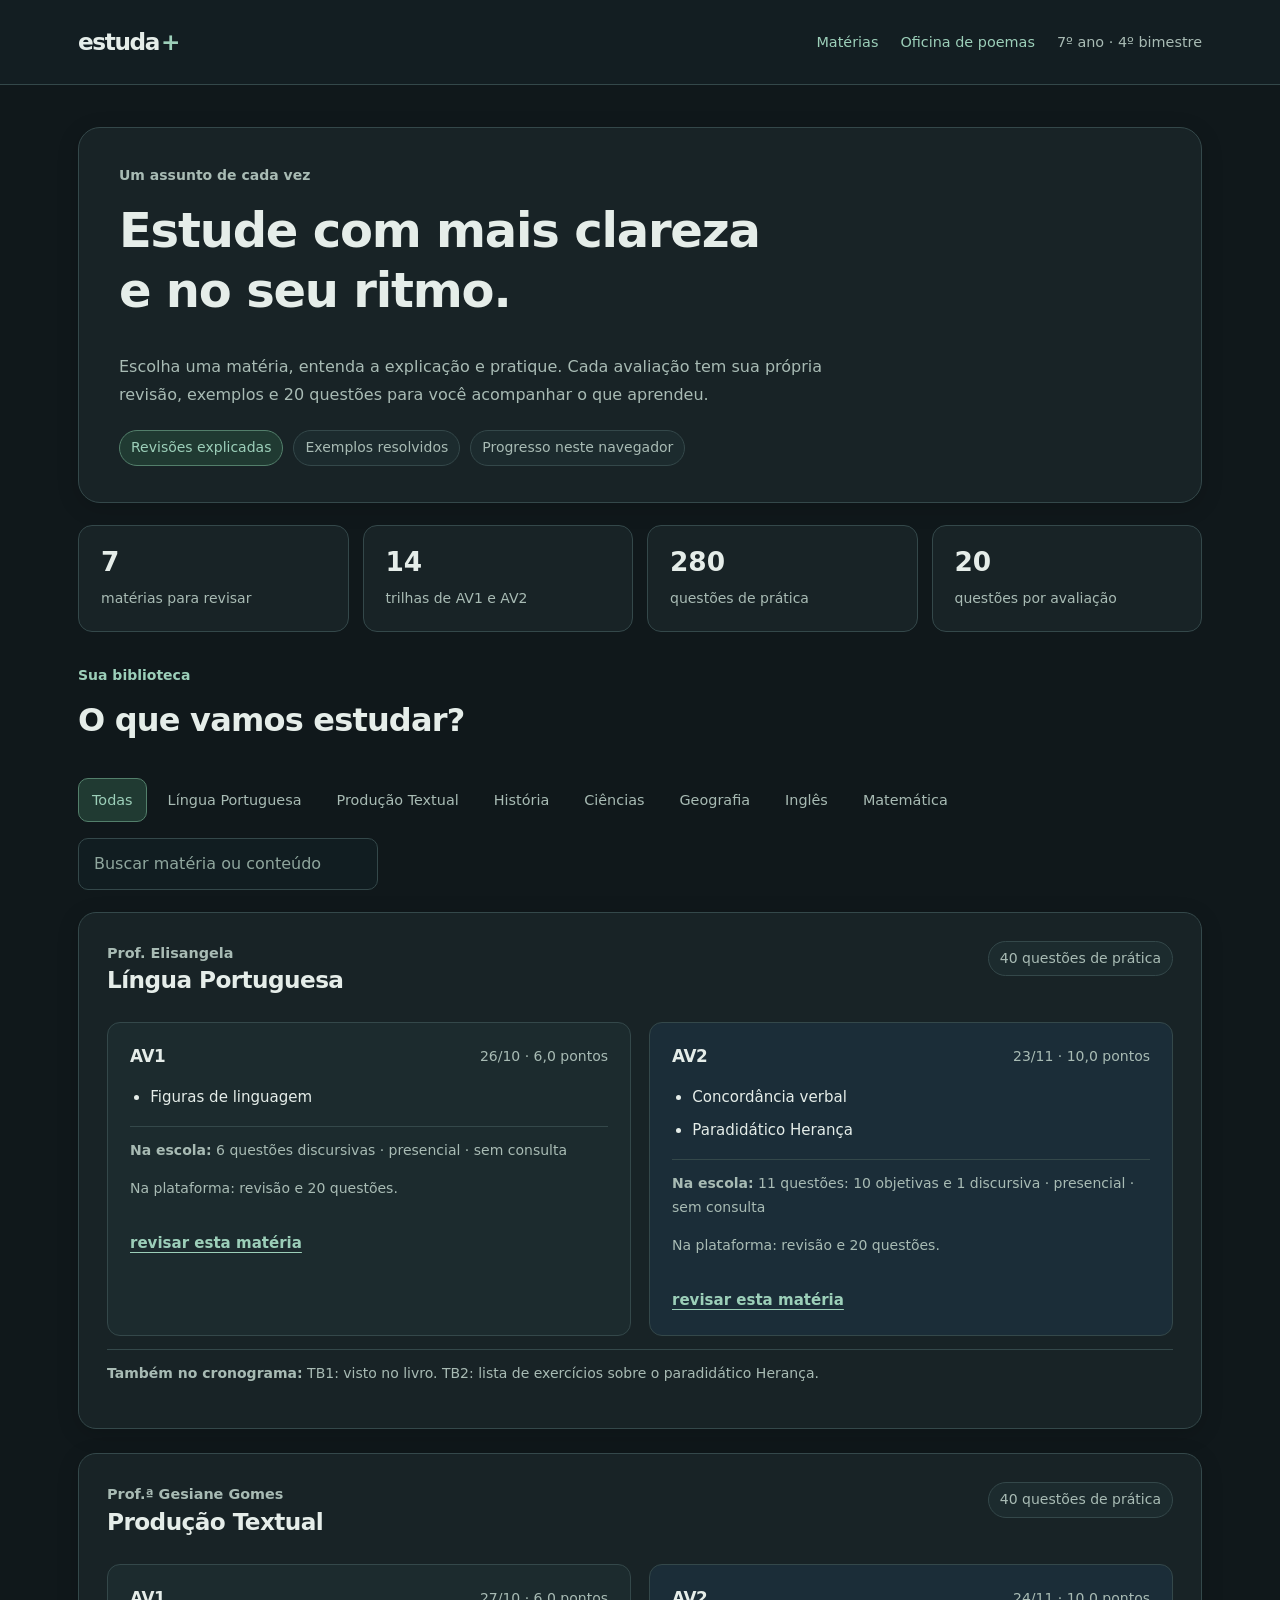
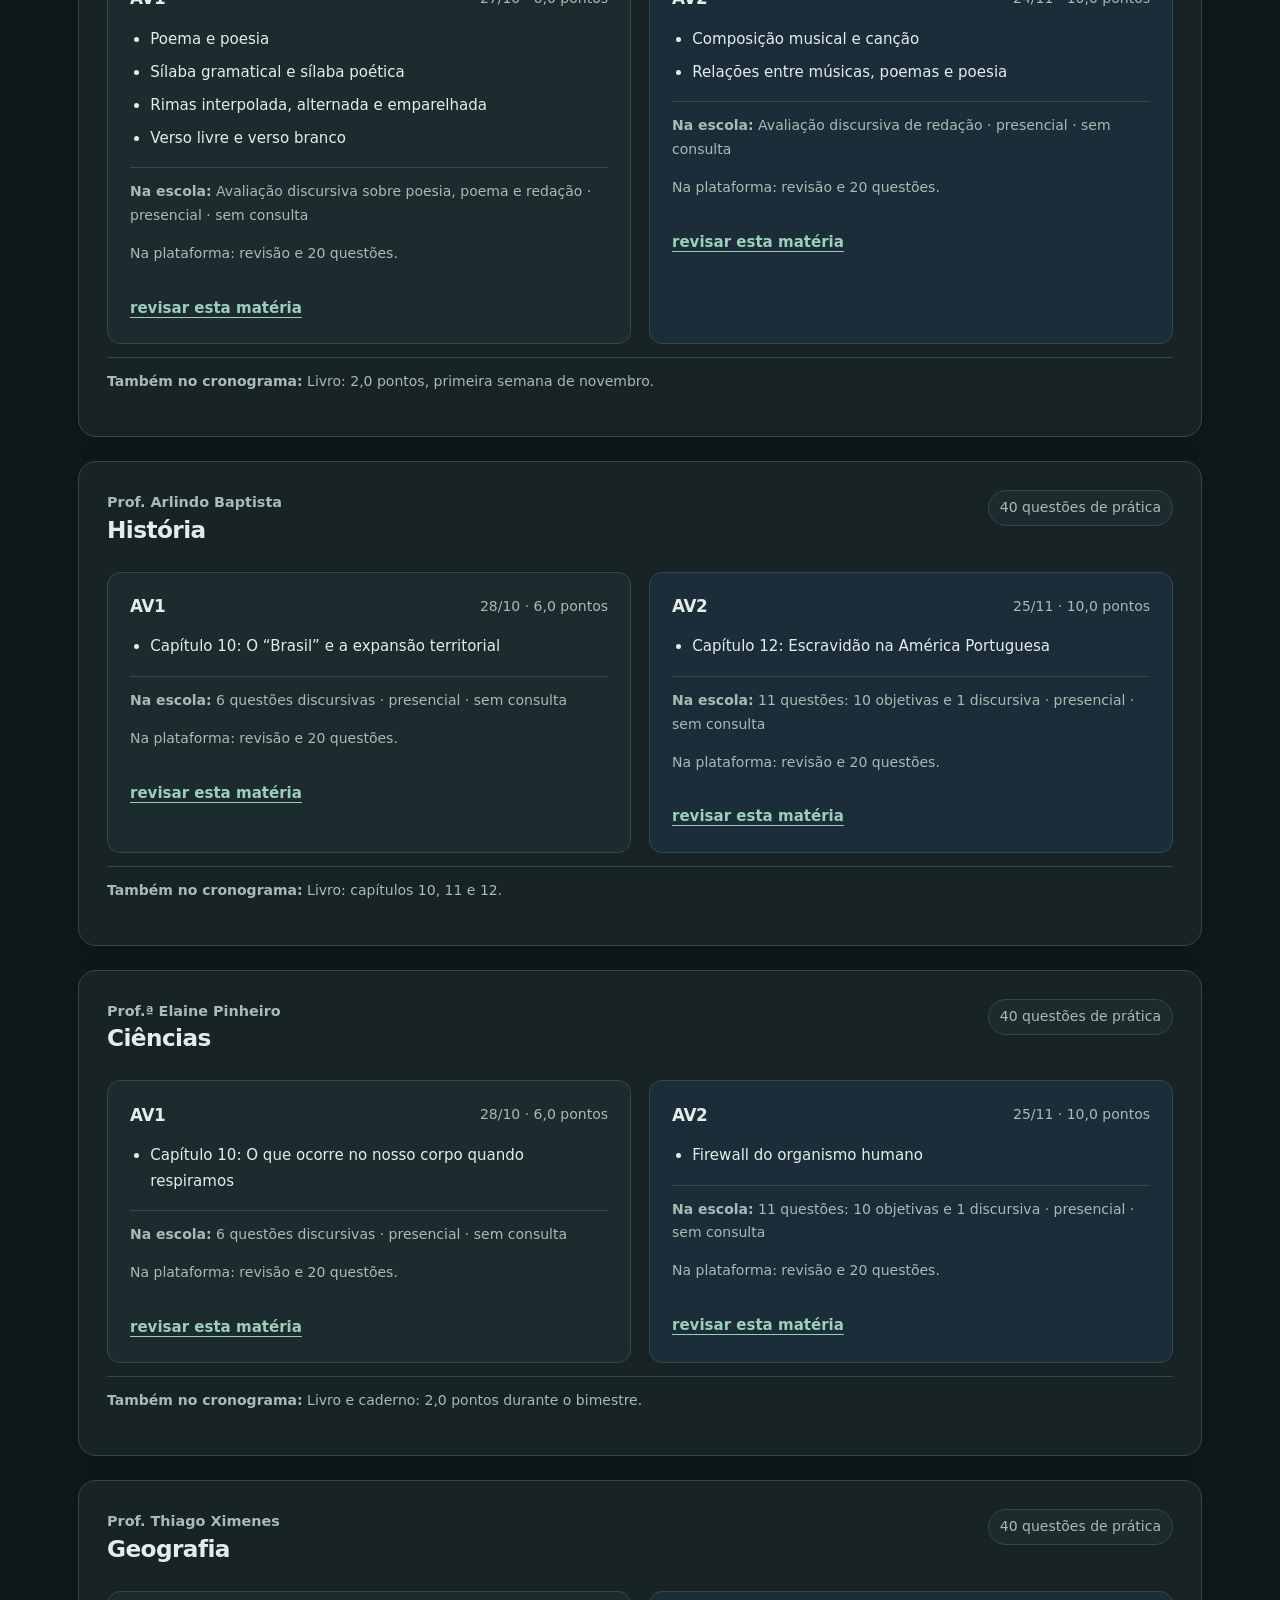
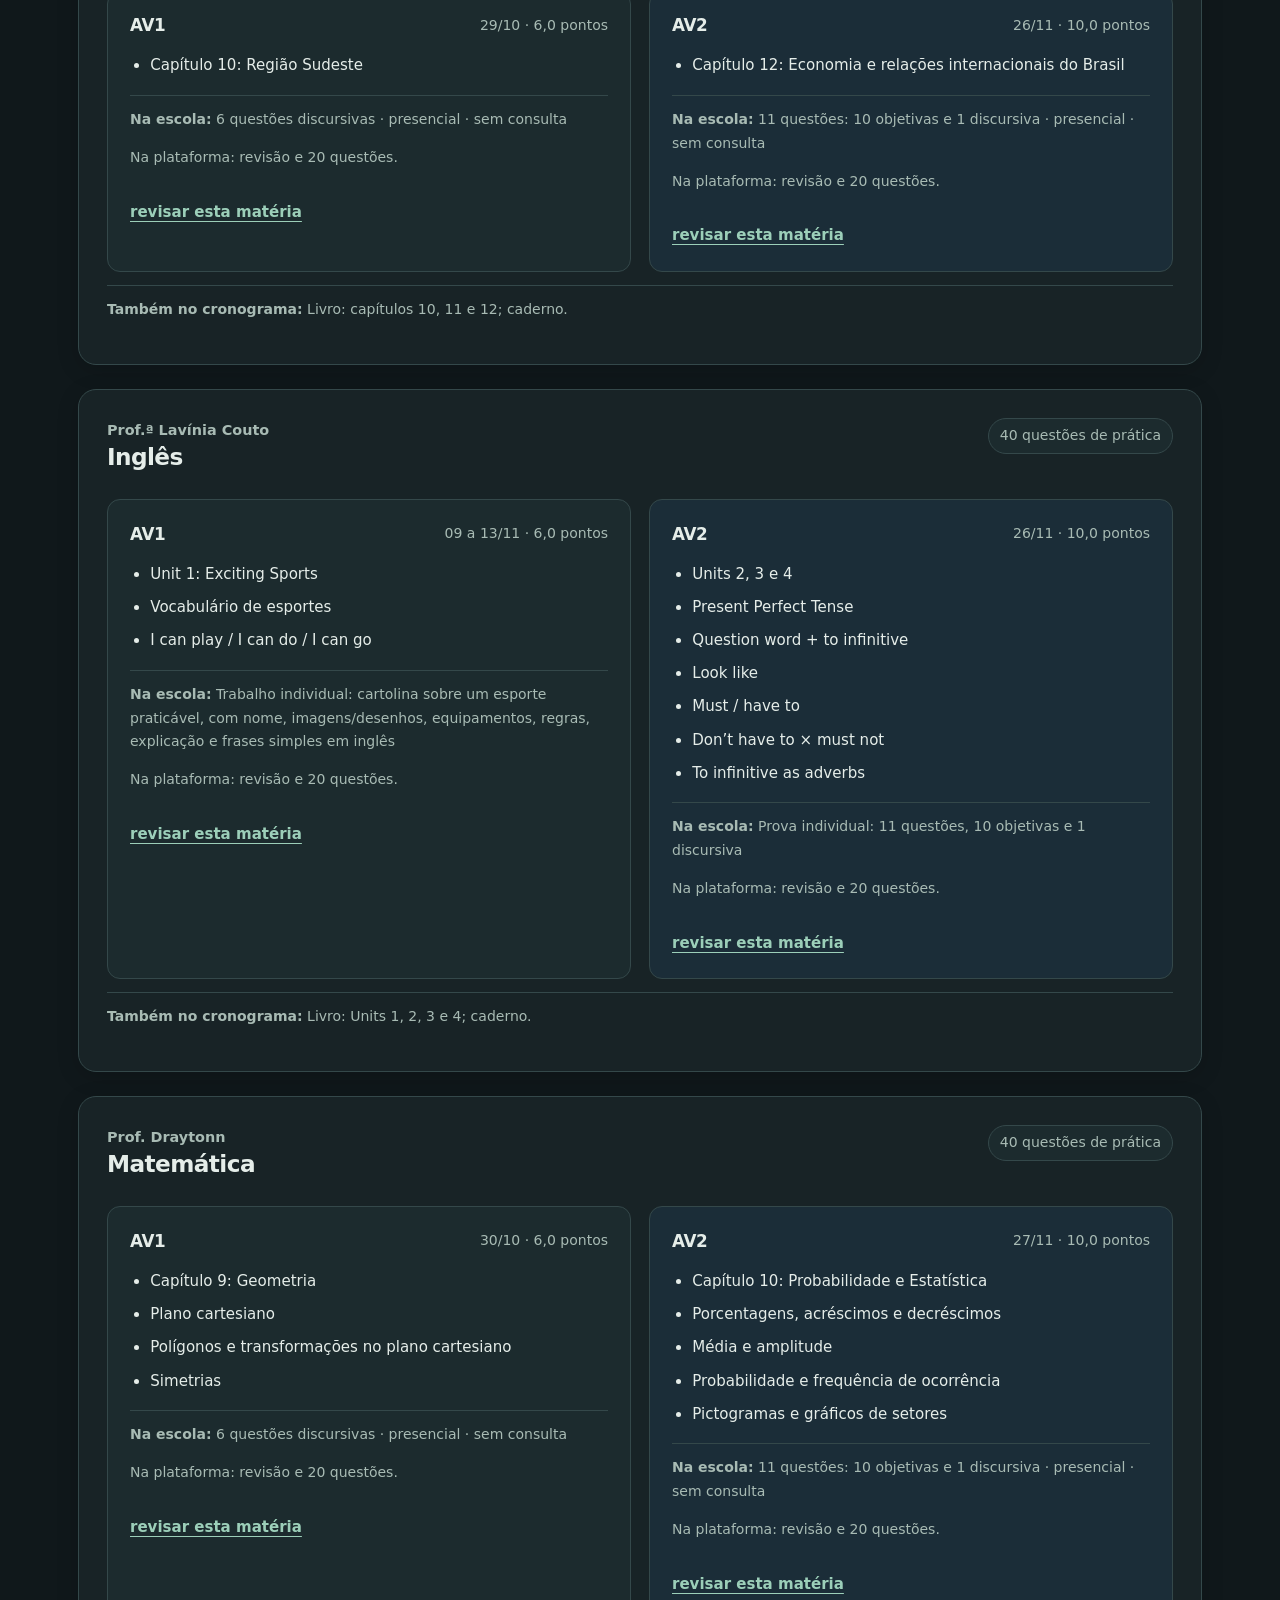
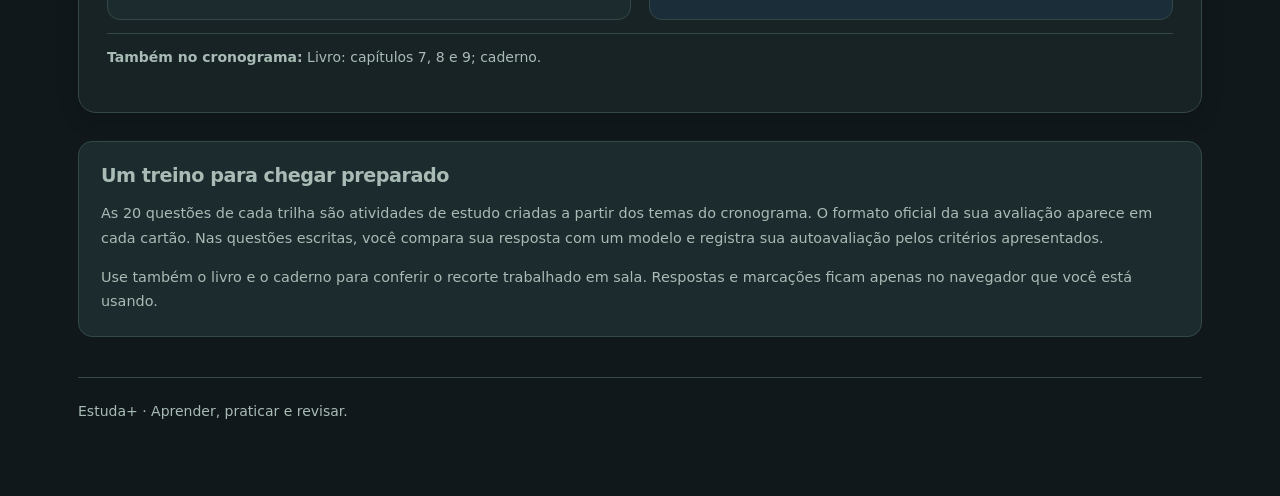
<file: index.html>
<!doctype html>
<html lang="pt-BR">
<head>
  <meta charset="utf-8">
  <meta name="viewport" content="width=device-width, initial-scale=1">
  <meta http-equiv="refresh" content="0; url=./plataforma-estudos/materias.html">
  <title>Estuda+</title>
  <script>location.replace('./plataforma-estudos/materias.html')</script>
</head>
<body>
  <p>Abrindo a plataforma… <a href="./plataforma-estudos/materias.html">Continuar</a></p>
</body>
</html>
</file>
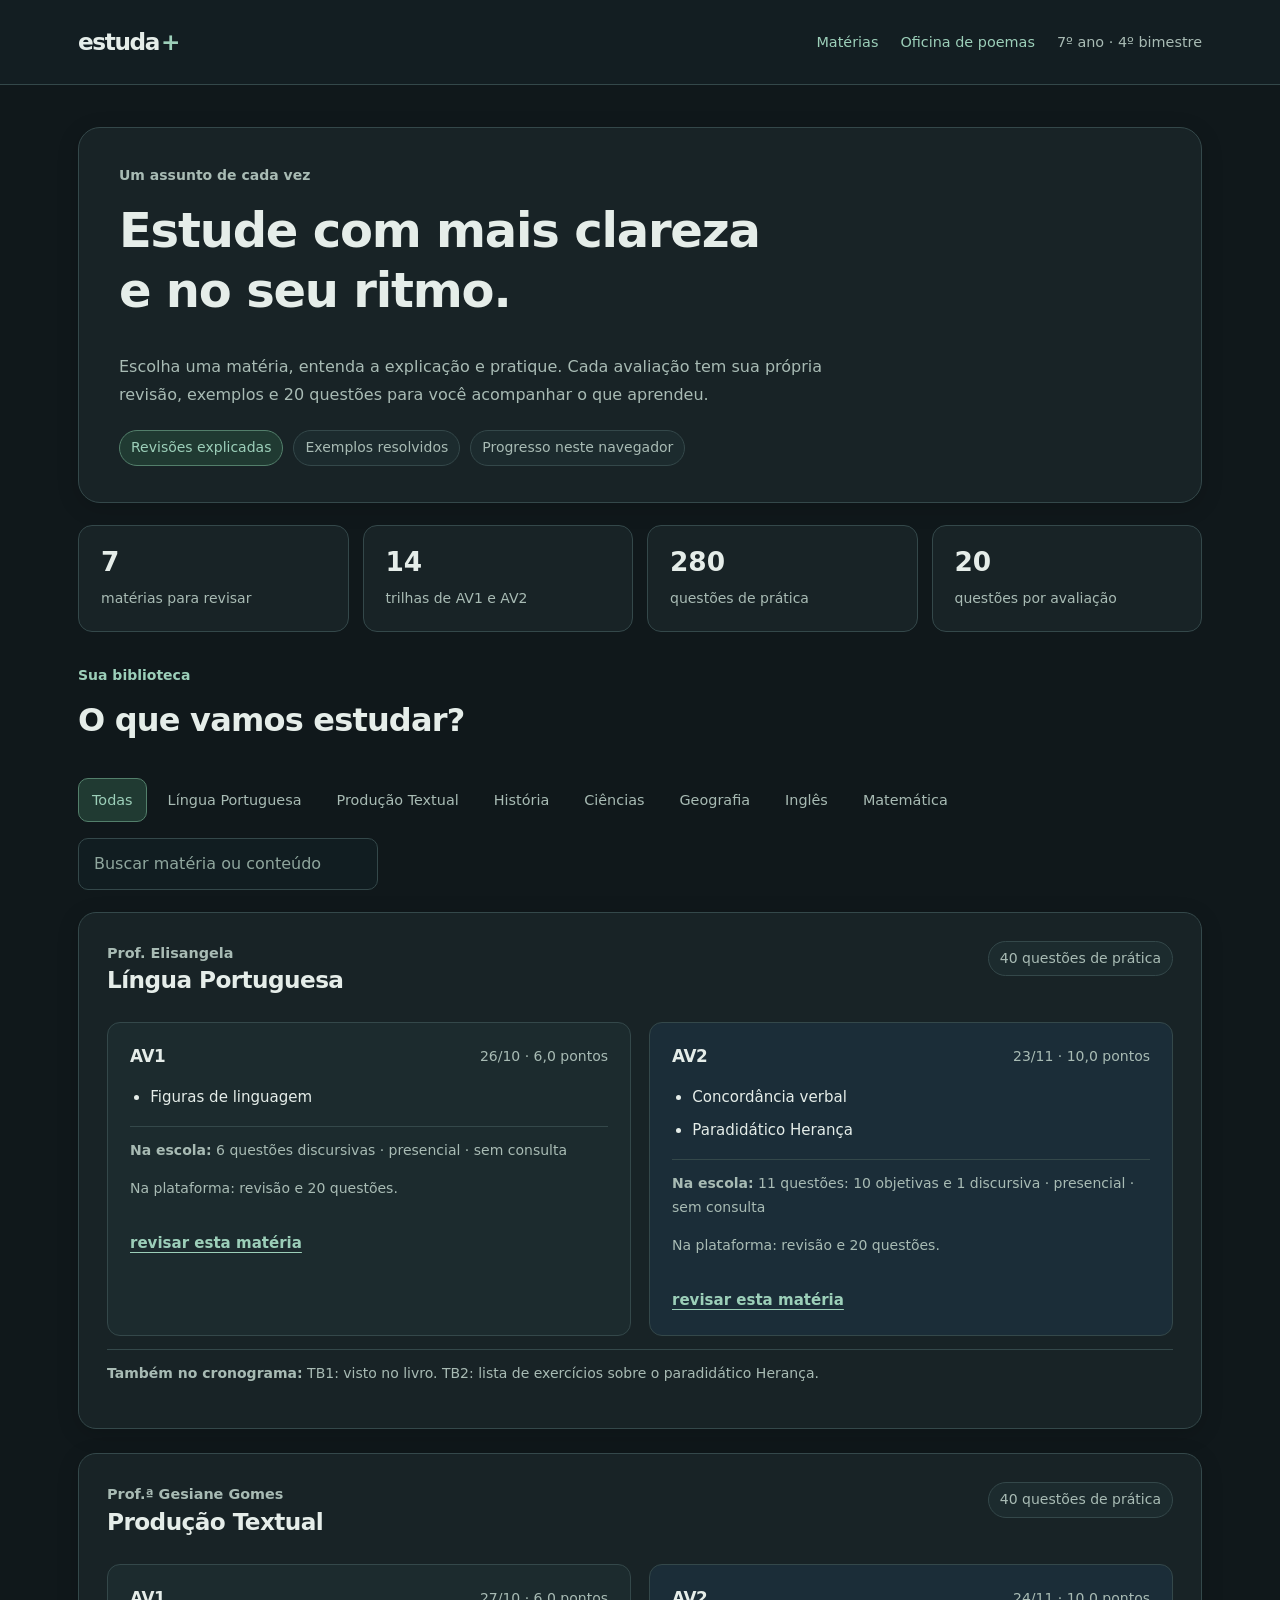
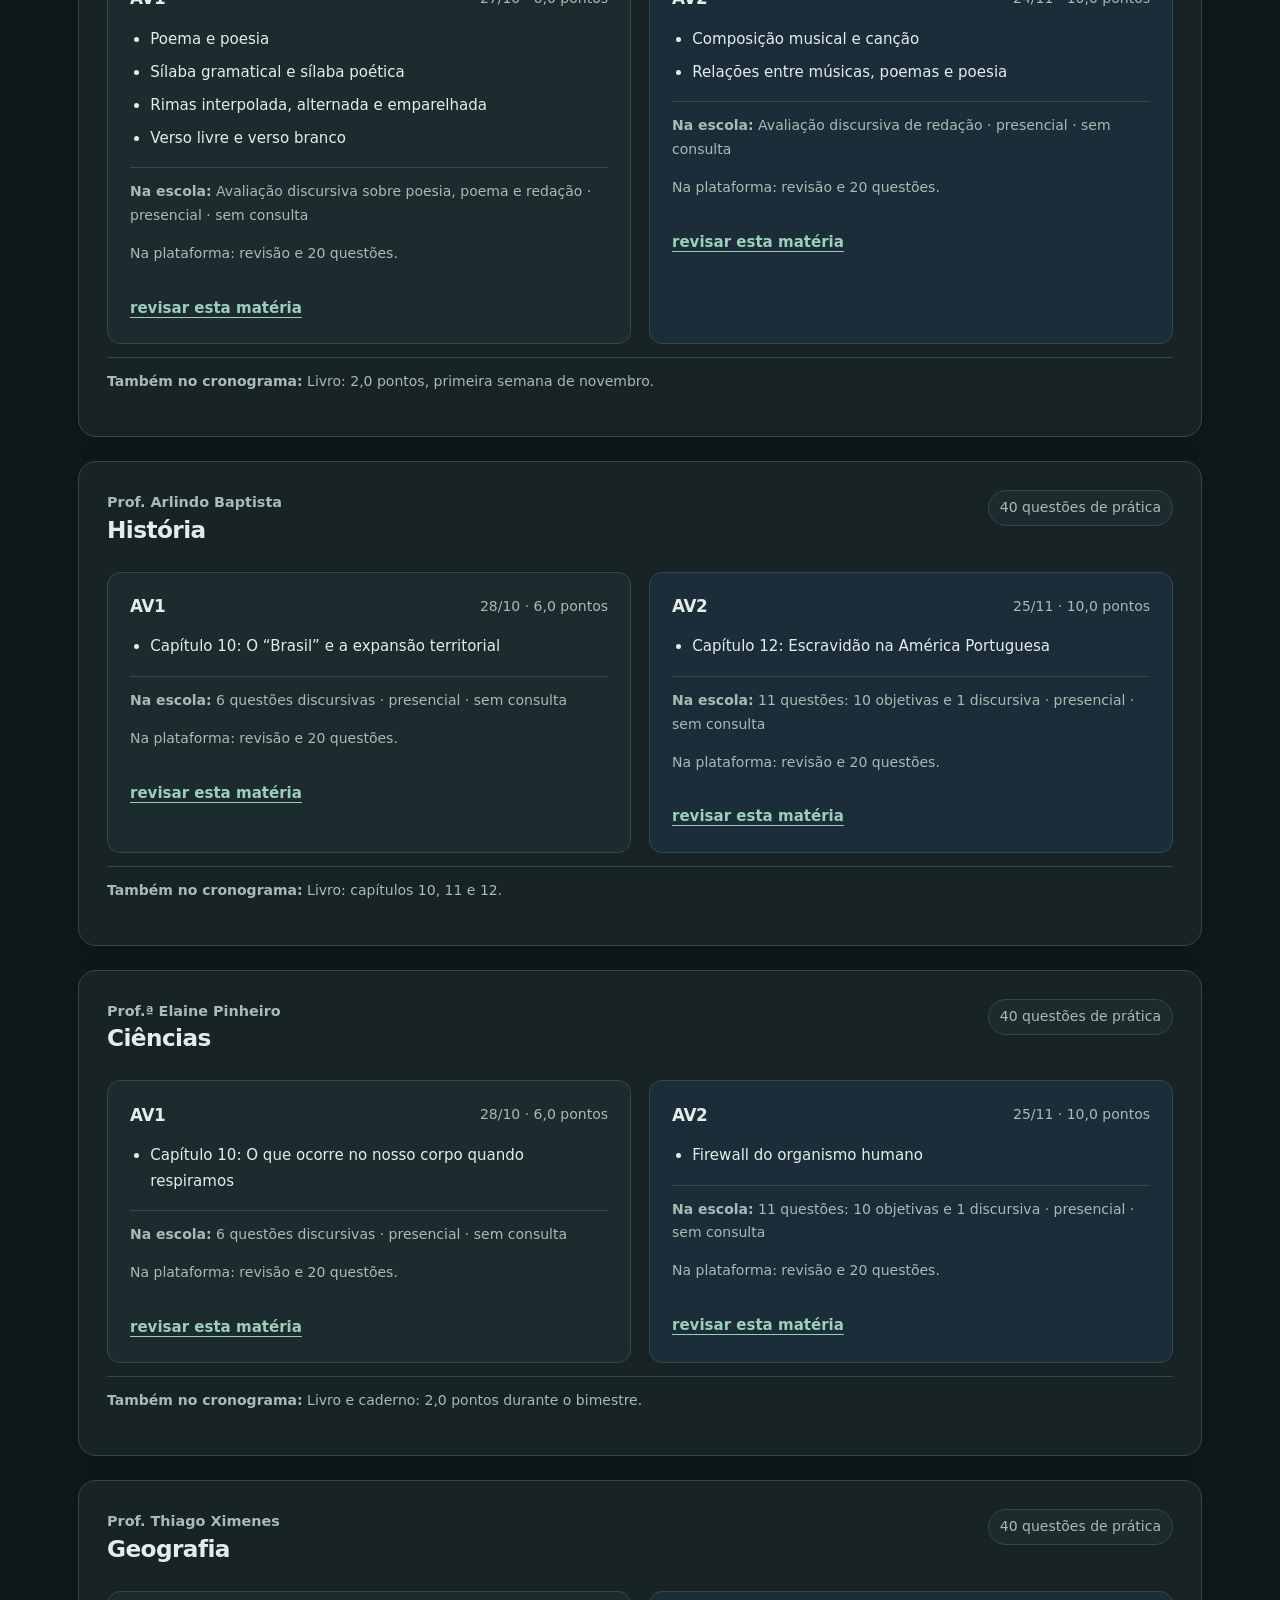
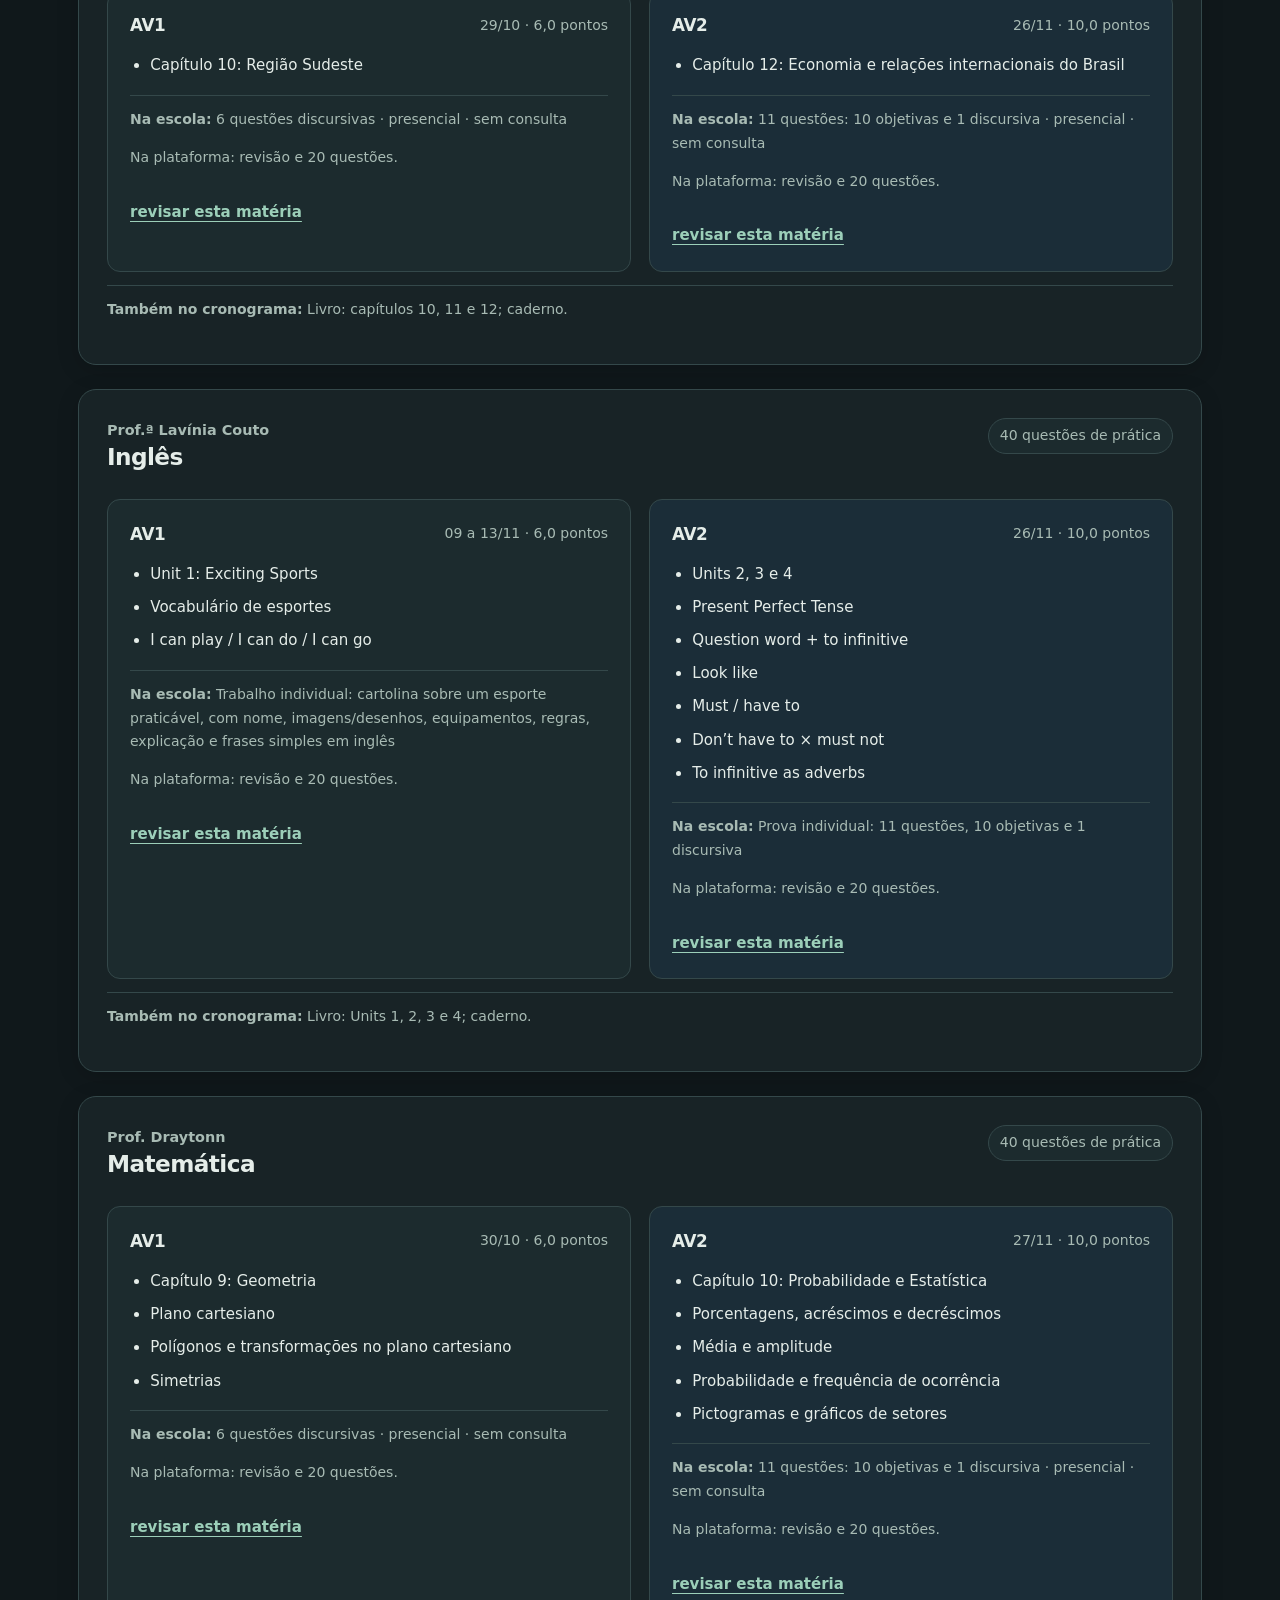
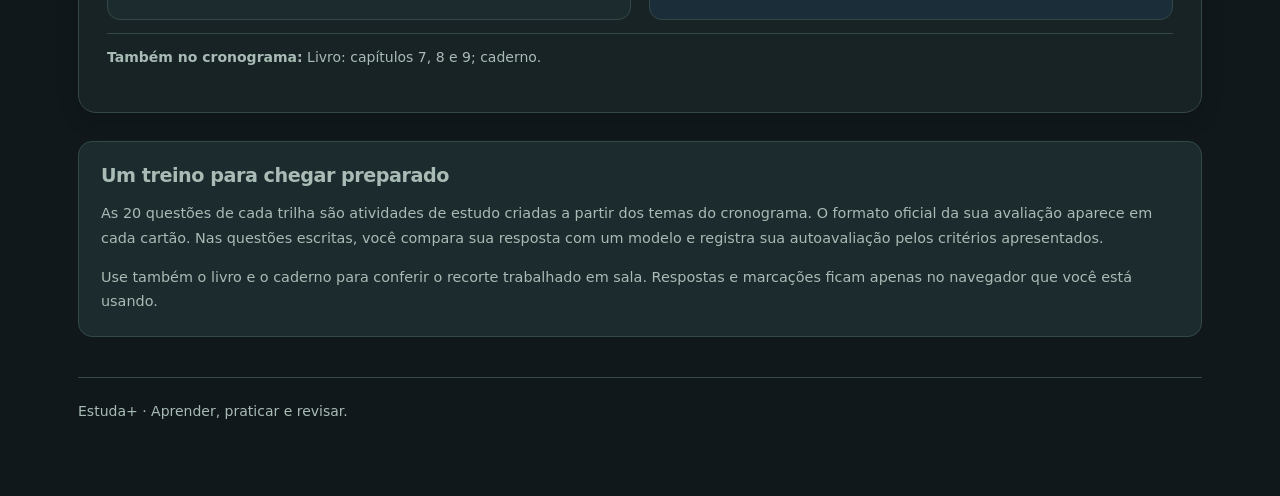
<file: plataforma-estudos/index.html>
<!doctype html>
<html lang="pt-BR">
<head>
  <script>location.replace('./materias.html')</script>
  <meta charset="utf-8"><meta name="viewport" content="width=device-width,initial-scale=1">
  <title>Estuda+ | Poesia</title>
  <style>
    :root{--ink:#25203b;--purple:#6445af;--soft:#eee7ff;--sun:#ffdc70;--mint:#c8f3df;--coral:#ffb5a9;--white:#fffdf7}*{box-sizing:border-box}body{margin:0;background:linear-gradient(130deg,#f9f1ff,#fffaf2 55%,#edfff7);font:500 16px/1.55 system-ui,sans-serif;color:var(--ink)}.app{max-width:1100px;margin:auto;padding:22px}.top{display:flex;justify-content:space-between;align-items:center;margin-bottom:28px}.brand{font-size:1.4rem;font-weight:950;letter-spacing:-.06em}.brand b{color:var(--purple)}.xp{background:var(--sun);border:2px solid var(--ink);box-shadow:3px 3px 0 var(--ink);border-radius:99px;padding:7px 12px;font-weight:900}.hero,.card{border:2px solid var(--ink);background:var(--white);border-radius:20px;box-shadow:7px 7px 0 var(--ink)}.hero{padding:clamp(30px,7vw,75px);position:relative;overflow:hidden}.hero:after{content:'✦';position:absolute;right:7%;top:5%;font-size:10rem;color:var(--soft)}.hero>*{position:relative;z-index:1}.tag{font-size:.76rem;letter-spacing:.11em;font-weight:900;color:var(--purple);text-transform:uppercase}.hero h1{font-size:clamp(2.6rem,7vw,5.3rem);letter-spacing:-.075em;line-height:.92;margin:12px 0 18px;max-width:700px}.hero p{max-width:560px;font-size:1.07rem;color:#575164}.button{border:2px solid var(--ink);border-radius:12px;padding:12px 17px;background:var(--coral);box-shadow:3px 3px 0 var(--ink);font:900 1rem inherit;cursor:pointer}.button:hover{transform:translate(2px,2px);box-shadow:1px 1px 0 var(--ink)}.layout{display:grid;grid-template-columns:220px 1fr;gap:22px;margin-top:28px}.side{height:max-content;padding:13px;position:sticky;top:15px}.nav{display:block;width:100%;border:0;background:transparent;text-align:left;padding:12px;border-radius:9px;font:800 .95rem inherit;cursor:pointer}.nav.active{background:var(--soft);color:var(--purple)}.progress{margin:18px 4px 3px;padding:13px;background:#f4efff;border-radius:12px}.bar{height:9px;border:1.5px solid var(--ink);border-radius:9px;background:#fff;overflow:hidden;margin-top:8px}.bar i{display:block;width:0;height:100%;background:var(--mint);transition:.3s}.content{padding:clamp(21px,4vw,38px);min-height:580px}.view{display:none}.view.active{display:block}.view h2{font-size:clamp(2rem,4vw,3rem);letter-spacing:-.065em;line-height:1;margin:7px 0 21px}.grid{display:grid;grid-template-columns:1fr 1fr;gap:14px}.lesson{border:2px solid var(--ink);border-radius:14px;padding:18px;background:#fff}.lesson h3{margin:0 0 7px;font-size:1.08rem;letter-spacing:-.03em}.lesson p{margin:0;color:#5d5767}.formula{font:800 .88rem ui-monospace,monospace;background:var(--sun);border:1px solid var(--ink);border-radius:6px;padding:2px 5px}.tip{margin-top:16px;border-left:5px solid var(--purple);padding:14px 16px;background:var(--soft);border-radius:0 12px 12px 0}.question{font-size:clamp(1.35rem,3vw,2rem);font-weight:900;line-height:1.2;letter-spacing:-.045em;margin:20px 0}.counter{font:800 .8rem ui-monospace,monospace;color:var(--purple)}.answers{display:grid;grid-template-columns:1fr 1fr;gap:11px}.answer,.task button{background:#fff;border:2px solid var(--ink);border-radius:11px;box-shadow:2px 2px 0 var(--ink);padding:13px;text-align:left;font:800 .94rem inherit;cursor:pointer}.answer:before{content:attr(data-l);display:inline-grid;place-items:center;width:25px;height:25px;border:1.5px solid var(--ink);border-radius:50%;margin-right:9px;background:var(--soft);font:800 .75rem ui-monospace,monospace}.answer.ok{background:var(--mint)}.answer.no{background:#ffd7d1}.feedback{margin-top:17px;padding:14px;background:var(--soft);border:1.5px dashed var(--purple);border-radius:12px}.hidden{display:none}.next{background:var(--sun);margin-top:17px}.task{border:2px solid var(--ink);border-radius:14px;background:#fff;padding:18px;margin-bottom:14px}.task h3{margin:0 0 5px}.task p{margin:0 0 11px;color:#5d5767}.task button{background:var(--mint);font-size:.87rem;padding:9px 11px}.task-options{display:flex;gap:9px;flex-wrap:wrap}.task input{border:2px solid var(--ink);border-radius:9px;padding:10px;font:inherit;max-width:270px}.status{font-weight:850;margin:9px 0 0;min-height:24px}.note{background:#effff6;border:1.5px solid var(--ink);padding:15px;border-radius:12px;margin-top:18px}.note h3{margin:0 0 5px}.writing-grid{display:grid;grid-template-columns:1fr 250px;gap:16px}.editor{background:#faf7ff;border:2px solid var(--ink);border-radius:14px;padding:16px}.editor label{display:block;font-size:.78rem;font-weight:900;letter-spacing:.07em;text-transform:uppercase;color:var(--purple);margin-bottom:6px}.editor input,.editor textarea{width:100%;border:2px solid var(--ink);border-radius:9px;padding:11px;font:inherit;background:white}.editor textarea{min-height:310px;resize:vertical;line-height:1.65}.editor input{margin-bottom:15px}.tools{display:flex;gap:9px;flex-wrap:wrap;margin-top:13px}.tools button{background:var(--sun);border:2px solid var(--ink);border-radius:9px;padding:9px 11px;box-shadow:2px 2px 0 var(--ink);font-weight:850;cursor:pointer}.writing-side{display:grid;gap:14px;align-content:start}.writing-side article{border:2px solid var(--ink);border-radius:13px;padding:14px;background:#fff}.writing-side h3{margin:0 0 6px}.writing-side p{margin:0;color:#5d5767}.stat{font-size:1.7rem;font-weight:950;letter-spacing:-.07em}.analysis{margin-top:15px;background:var(--soft);border-radius:12px;padding:14px;min-height:62px}@media(max-width:720px){.layout{grid-template-columns:1fr}.side{position:static;display:flex;gap:5px;overflow:auto}.nav{white-space:nowrap;width:auto}.progress{display:none}.grid,.answers,.writing-grid{grid-template-columns:1fr}.hero,.card{box-shadow:4px 4px 0 var(--ink)}}
  </style>
</head>
<body><main class="app"><header class="top"><div class="brand">estuda<b>+</b></div><div class="xp" id="xp">✦ 0 XP</div></header>
  <section class="hero"><div class="tag">trilha 01 · língua portuguesa</div><h1>Aprenda o ritmo dos poemas.</h1><p>Leia a explicação, enfrente desafios rápidos e complete missões. Esta é uma base de estudo pronta para ser adaptada às próximas matérias.</p><button class="button" onclick="show('learn')">Começar agora →</button></section>
  <section class="layout" id="study"><aside class="side card"><button class="nav active" data-view="learn">📚 Explicação</button><button class="nav" data-view="game">⚡ Desafios</button><button class="nav" data-view="tasks">🎯 Atividades</button><button class="nav" data-view="write">✍️ Escrita</button><div class="progress">Seu progresso: <b id="percent">0%</b><div class="bar"><i id="bar"></i></div></div></aside>
  <section class="content card"><div class="view active" id="learn"><div class="tag">1. compreender</div><h2>O essencial da matéria</h2><div class="grid" id="lessons"></div><div class="tip"><b>Dica de escansão:</b> leia o verso em voz alta. Na métrica, a contagem vai até a última sílaba tônica; sons vocálicos próximos podem formar uma só sílaba poética.</div><div class="note"><h3>Como adaptar esta plataforma</h3>As explicações, perguntas e atividades ficam reunidas no começo do código. Para uma nova matéria, basta trocar esses conteúdos, mantendo a estrutura visual e a lógica de pontuação.</div></div>
  <div class="view" id="game"><div class="tag">2. testar</div><h2>Desafios de versificação</h2><div class="counter" id="counter"></div><div class="bar"><i id="gamebar"></i></div><div class="question" id="q"></div><div class="answers" id="answers"></div><div class="feedback hidden" id="feedback"></div><button class="button next hidden" id="next">Próximo desafio →</button></div>
  <div class="view" id="tasks"><div class="tag">3. praticar</div><h2>Atividades respondíveis</h2><div class="task"><h3>1. Reconheça o esquema</h3><p>Que tipo de rima é representado por <b>ABAB</b>?</p><div class="task-options"><button onclick="choiceActivity('rima','cruzada','Rima alternada, também chamada cruzada.')">Alternada ou cruzada</button><button onclick="choiceActivity('rima','emparelhada','Observe a ordem das letras.')">Emparelhada</button><button onclick="choiceActivity('rima','interpolada','Observe a ordem das letras.')">Interpolada</button></div><div class="status" id="rimaStatus"></div></div><div class="task"><h3>2. Complete o conceito</h3><p>Um verso branco possui métrica, mas não possui:</p><input id="blankInput" placeholder="Digite sua resposta"><button onclick="inputActivity('blankInput','','rima','blankStatus','Isso: verso branco tem métrica, mas não tem rima.')">Conferir</button><div class="status" id="blankStatus"></div></div><div class="task"><h3>3. Marque a afirmação verdadeira</h3><p>Escolha a única alternativa correta.</p><div class="task-options"><button onclick="choiceActivity('livre','errada','Versos livres ainda podem ter ritmo.')">Verso livre não tem ritmo.</button><button onclick="choiceActivity('livre','certa','Certo: ele não segue uma medida regular preestabelecida.')">Verso livre não segue métrica regular fixa.</button><button onclick="choiceActivity('livre','errada','Essa é a definição de verso branco.')">Verso livre tem métrica, mas não rima.</button></div><div class="status" id="livreStatus"></div></div><div class="task"><h3>4. Complete a escansão</h3><p>Na contagem poética, paramos na última sílaba:</p><input id="tonicInput" placeholder="Digite uma palavra"><button onclick="inputActivity('tonicInput','tonica','tônica','tonicStatus','Perfeito: a última sílaba tônica encerra a contagem.')">Conferir</button><div class="status" id="tonicStatus"></div></div></div>
  <div class="view" id="write"><div class="tag">4. criar</div><h2>Oficina de poema</h2><p>Escreva livremente ou use os lembretes ao lado. Seu rascunho fica salvo somente neste navegador.</p><div class="writing-grid"><section class="editor"><label for="poemTitle">Título</label><input id="poemTitle" placeholder="Ex.: Chuva na janela"><label for="poemText">Seu poema</label><textarea id="poemText" placeholder="Escreva um verso por linha...\n\nExperimente usar imagens, sons, ritmo ou rimas."></textarea><div class="tools"><button onclick="savePoem()">Guardar rascunho</button><button onclick="analyzePoem()">Analisar versos</button><button onclick="clearPoem()">Limpar</button></div><div class="analysis" id="poemAnalysis">Escreva alguns versos e clique em “Analisar versos”.</div></section><aside class="writing-side"><article><h3>Desafio criativo</h3><p>Escreva quatro versos sobre uma lembrança. Tente fazer o 1º rimar com o 3º e o 2º com o 4º: <span class="formula">ABAB</span>.</p></article><article><h3>Contagem</h3><div class="stat" id="lineCount">0 versos</div><p id="wordCount">0 palavras</p></article><article><h3>Checklist</h3><p>□ Dei um título<br>□ Li em voz alta<br>□ Escolhi palavras que criam imagens<br>□ Revisei a pontuação</p></article></aside></div></div></section></section></main>
  <script>
    // BLOCO DE CONTEÚDO: troque-o para criar novas trilhas de estudo.
    const data={lessons:[['Poema e poesia','Poema é o texto construído em versos, estrofes ou até em prosa. Poesia é a força artística, emotiva e imaginativa que ele pode produzir.'],['Sílaba poética','É uma unidade de som do verso. Ela pode ser diferente da sílaba gramatical porque acompanha a pronúncia e o ritmo.'],['Rimas','<span class="formula">ABAB</span> alternada; <span class="formula">AABB</span> emparelhada; <span class="formula">ABBA</span> interpolada.'],['Verso livre e branco','Verso branco possui métrica regular, sem rima. Verso livre não segue uma medida regular fixa.']],questions:[['Qual é a diferença correta entre poema e poesia?',['Poema é o texto; poesia é seu efeito artístico.','Poesia é cada linha do poema.','Poema só existe se tiver rima.','São sempre a mesma coisa.'],0,'Poema é a composição textual. Poesia é o efeito expressivo que pode aparecer nela.'],['A contagem das sílabas poéticas termina:',['Na última palavra.','Na última sílaba tônica.','Na primeira vírgula.','Quando há uma rima.'],1,'A última sílaba tônica encerra a medida do verso.'],['Qual esquema é uma rima interpolada?',['ABAB','AABB','ABBA','ABCD'],2,'ABBA é a rima interpolada ou oposta.'],['Um verso com métrica regular, mas sem rima, é:',['Verso livre','Verso branco','Verso alternado','Verso emparelhado'],1,'Verso branco mantém a métrica e dispensa a rima.'],['O verso livre:',['Não segue métrica regular fixa.','Tem sempre sete sílabas.','Nunca tem ritmo.','Rima obrigatoriamente.'],0,'Versos livres não seguem uma medida fixa, embora possam ter ritmo e rimas ocasionais.']]};
    const $=x=>document.querySelector(x);let index=0,xp=0,done=new Set(),locked=false;const letters='ABCD';
    $('#lessons').innerHTML=data.lessons.map(x=>`<article class="lesson"><h3>${x[0]}</h3><p>${x[1]}</p></article>`).join('');
    function update(){let pct=Math.min(100,Math.round(done.size/9*100));$('#xp').textContent='✦ '+xp+' XP';$('#percent').textContent=pct+'%';$('#bar').style.width=pct+'%'}
    function show(id){document.querySelectorAll('.view').forEach(x=>x.classList.toggle('active',x.id===id));document.querySelectorAll('.nav').forEach(x=>x.classList.toggle('active',x.dataset.view===id));if(id==='game')render();$('#study').scrollIntoView({behavior:'smooth',block:'start'})}document.querySelectorAll('.nav').forEach(x=>x.onclick=()=>show(x.dataset.view));
    function render(){let d=data.questions[index];locked=false;$('#counter').textContent=`DESAFIO ${index+1} DE ${data.questions.length}`;$('#gamebar').style.width=(100*index/data.questions.length)+'%';$('#q').textContent=d[0];$('#answers').innerHTML=d[1].map((a,i)=>`<button class="answer" data-l="${letters[i]}">${a}</button>`).join('');$('#feedback').classList.add('hidden');$('#next').classList.add('hidden');[...document.querySelectorAll('.answer')].forEach((b,i)=>b.onclick=()=>answer(i))}
    function answer(n){if(locked)return;locked=true;let d=data.questions[index],all=[...document.querySelectorAll('.answer')],hit=n===d[2];all.forEach((b,i)=>{b.disabled=true;if(i===d[2])b.classList.add('ok');if(i===n&&!hit)b.classList.add('no')});if(hit&&!done.has('q'+index)){done.add('q'+index);xp+=100;update()}$('#feedback').innerHTML=(hit?'<b>Acertou! +100 XP.</b> ':'<b>Quase.</b> ')+d[3];$('#feedback').classList.remove('hidden');$('#next').classList.remove('hidden');$('#next').textContent=index===data.questions.length-1?'Concluir rodada →':'Próximo desafio →'}
    $('#next').onclick=()=>{if(index<data.questions.length-1){index++;render()}else{$('#feedback').innerHTML='<b>Rodada concluída!</b> Revise os pontos que errou e jogue de novo para alcançar todos os XP.';$('#next').classList.add('hidden');$('#gamebar').style.width='100%'}};
    function completeActivity(key,target,text){if(!done.has(key)){done.add(key);xp+=50;update()}$('#'+target).textContent='✓ Correto! +50 XP — '+text}
    function choiceActivity(id,choice,explanation){let correct=(id==='rima'&&choice==='cruzada')||(id==='livre'&&choice==='certa');let target=id+'Status';if(correct)completeActivity(id,target,explanation);else $('#'+target).textContent='Ainda não. '+explanation}
    function inputActivity(inputId,accepted1,accepted2,target,text){let answer=$('#'+inputId).value.trim().toLocaleLowerCase('pt-BR');if(answer===accepted1||answer===accepted2)completeActivity(target,target,text);else $('#'+target).textContent='Tente outra vez. Leia a frase e pense no termo que completa o conceito.'}
    const poemTitle=$('#poemTitle'),poemText=$('#poemText');
    function poemStats(){let lines=poemText.value.split('\n').filter(x=>x.trim()).length,words=poemText.value.trim()?poemText.value.trim().split(/\s+/).length:0;$('#lineCount').textContent=lines+' '+(lines===1?'verso':'versos');$('#wordCount').textContent=words+' '+(words===1?'palavra':'palavras')}
    function savePoem(){localStorage.setItem('estuda-poem-title',poemTitle.value);localStorage.setItem('estuda-poem-text',poemText.value);$('#poemAnalysis').textContent='✓ Rascunho guardado neste navegador.'}
    function clearPoem(){poemTitle.value='';poemText.value='';localStorage.removeItem('estuda-poem-title');localStorage.removeItem('estuda-poem-text');poemStats();$('#poemAnalysis').textContent='A folha está em branco. Quando quiser, comece outro poema.'}
    function analyzePoem(){let lines=poemText.value.split('\n').map(x=>x.trim()).filter(Boolean);if(!lines.length){$('#poemAnalysis').textContent='Escreva pelo menos um verso para analisar.';return}let endings=lines.map(x=>(x.match(/[A-Za-zÀ-ÿ]+(?=[^A-Za-zÀ-ÿ]*$)/)||[''])[0].toLowerCase());let repeated=endings.filter((x,i)=>x&&endings.indexOf(x)!==i);let message=`Você escreveu ${lines.length} ${lines.length===1?'verso':'versos'}. `;message+=repeated.length?`Há repetição nas palavras finais (${[...new Set(repeated)].join(', ')}); leia em voz alta para ver se ela cria uma rima interessante.`:'As palavras finais são diferentes. Se quiser experimentar rimas, tente aproximar os sons no fim de dois versos.';$('#poemAnalysis').textContent=message}
    poemTitle.value=localStorage.getItem('estuda-poem-title')||'';poemText.value=localStorage.getItem('estuda-poem-text')||'';poemText.addEventListener('input',poemStats);poemTitle.addEventListener('input',()=>localStorage.setItem('estuda-poem-title',poemTitle.value));poemStats();update();
  </script></body></html>
</file>
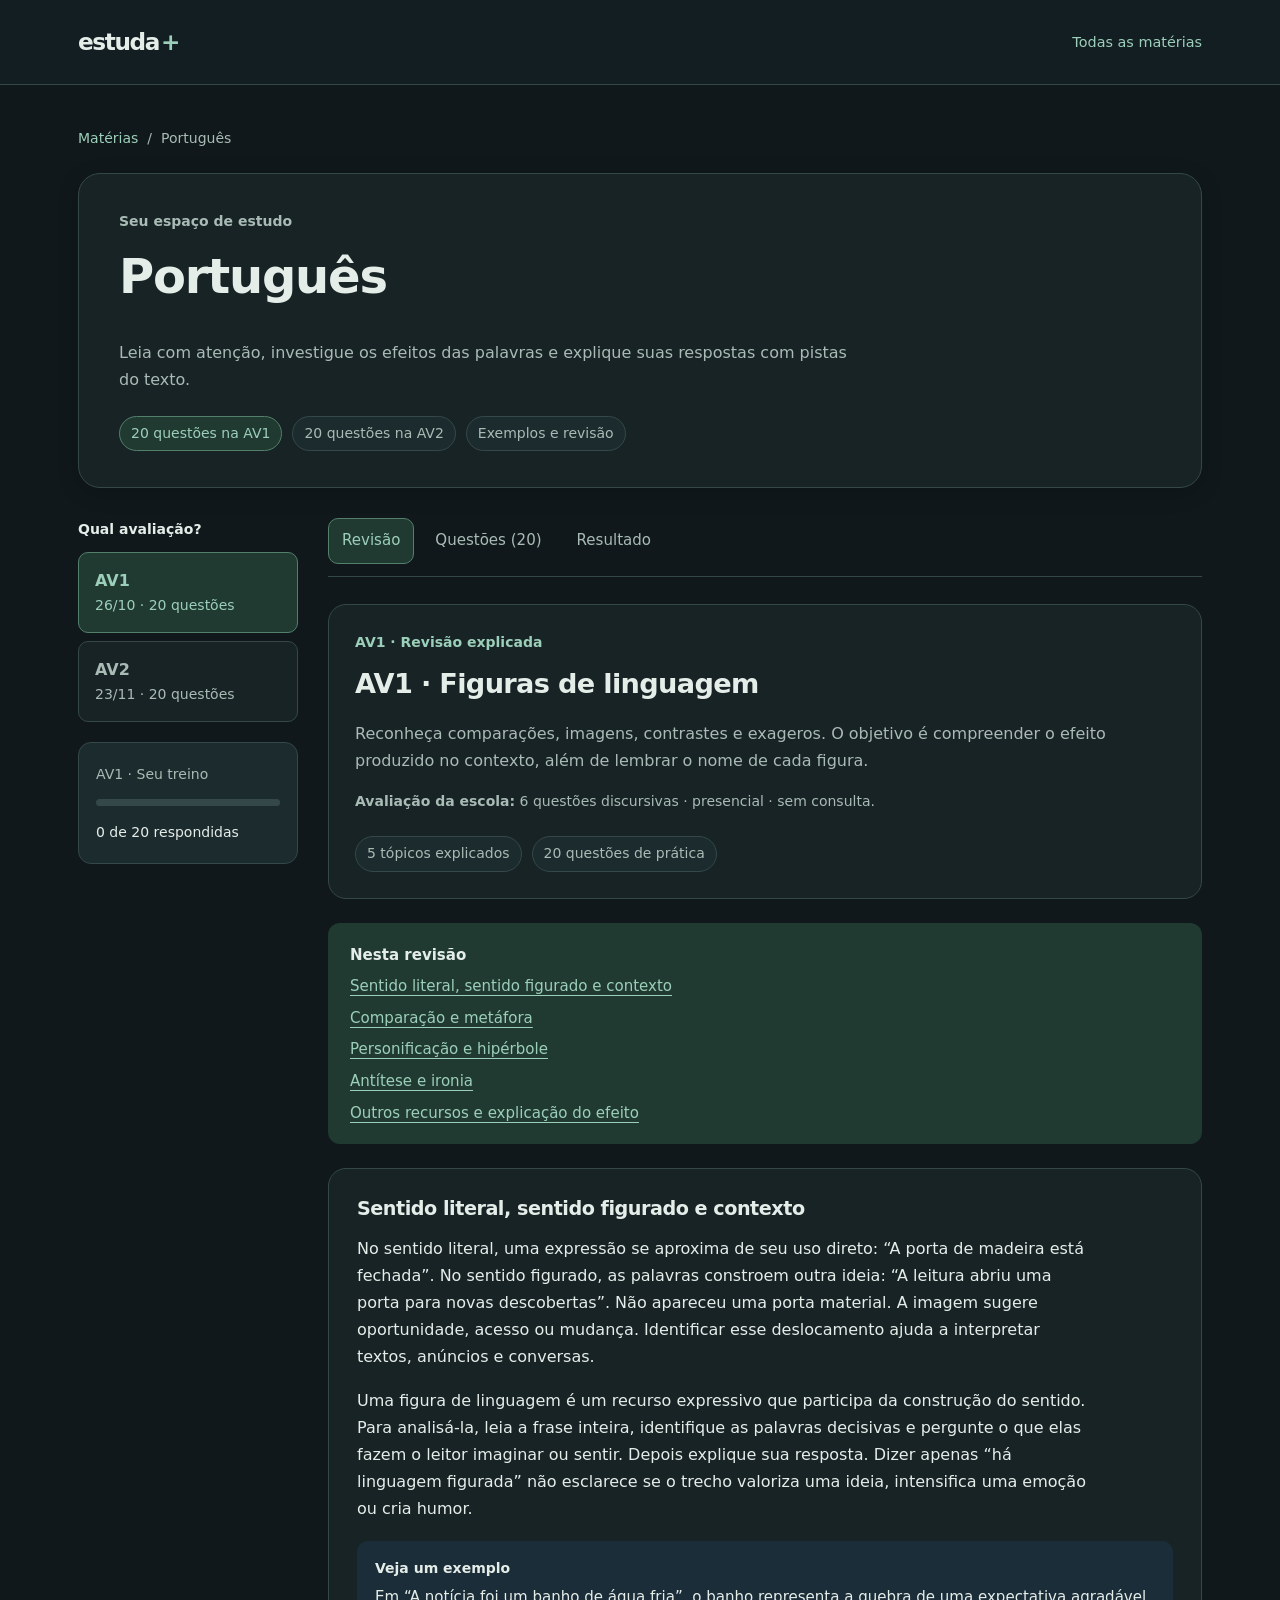
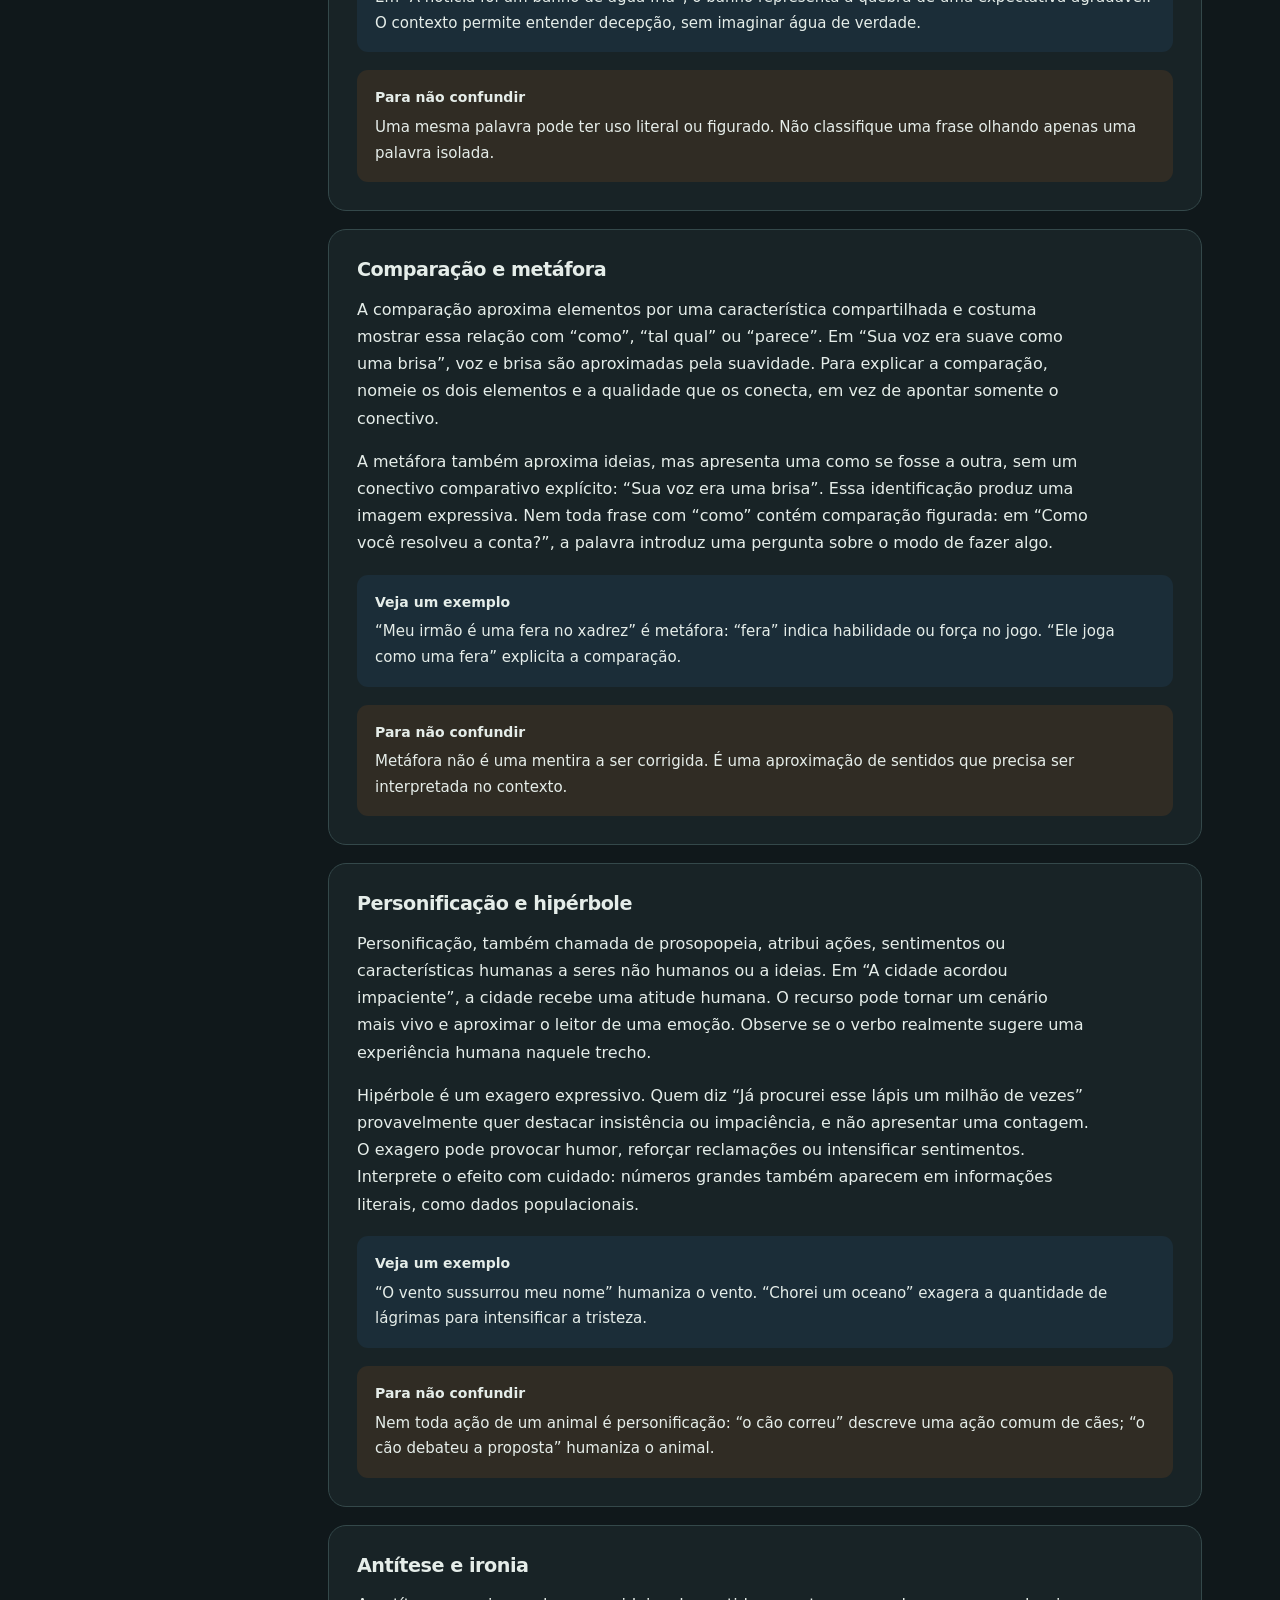
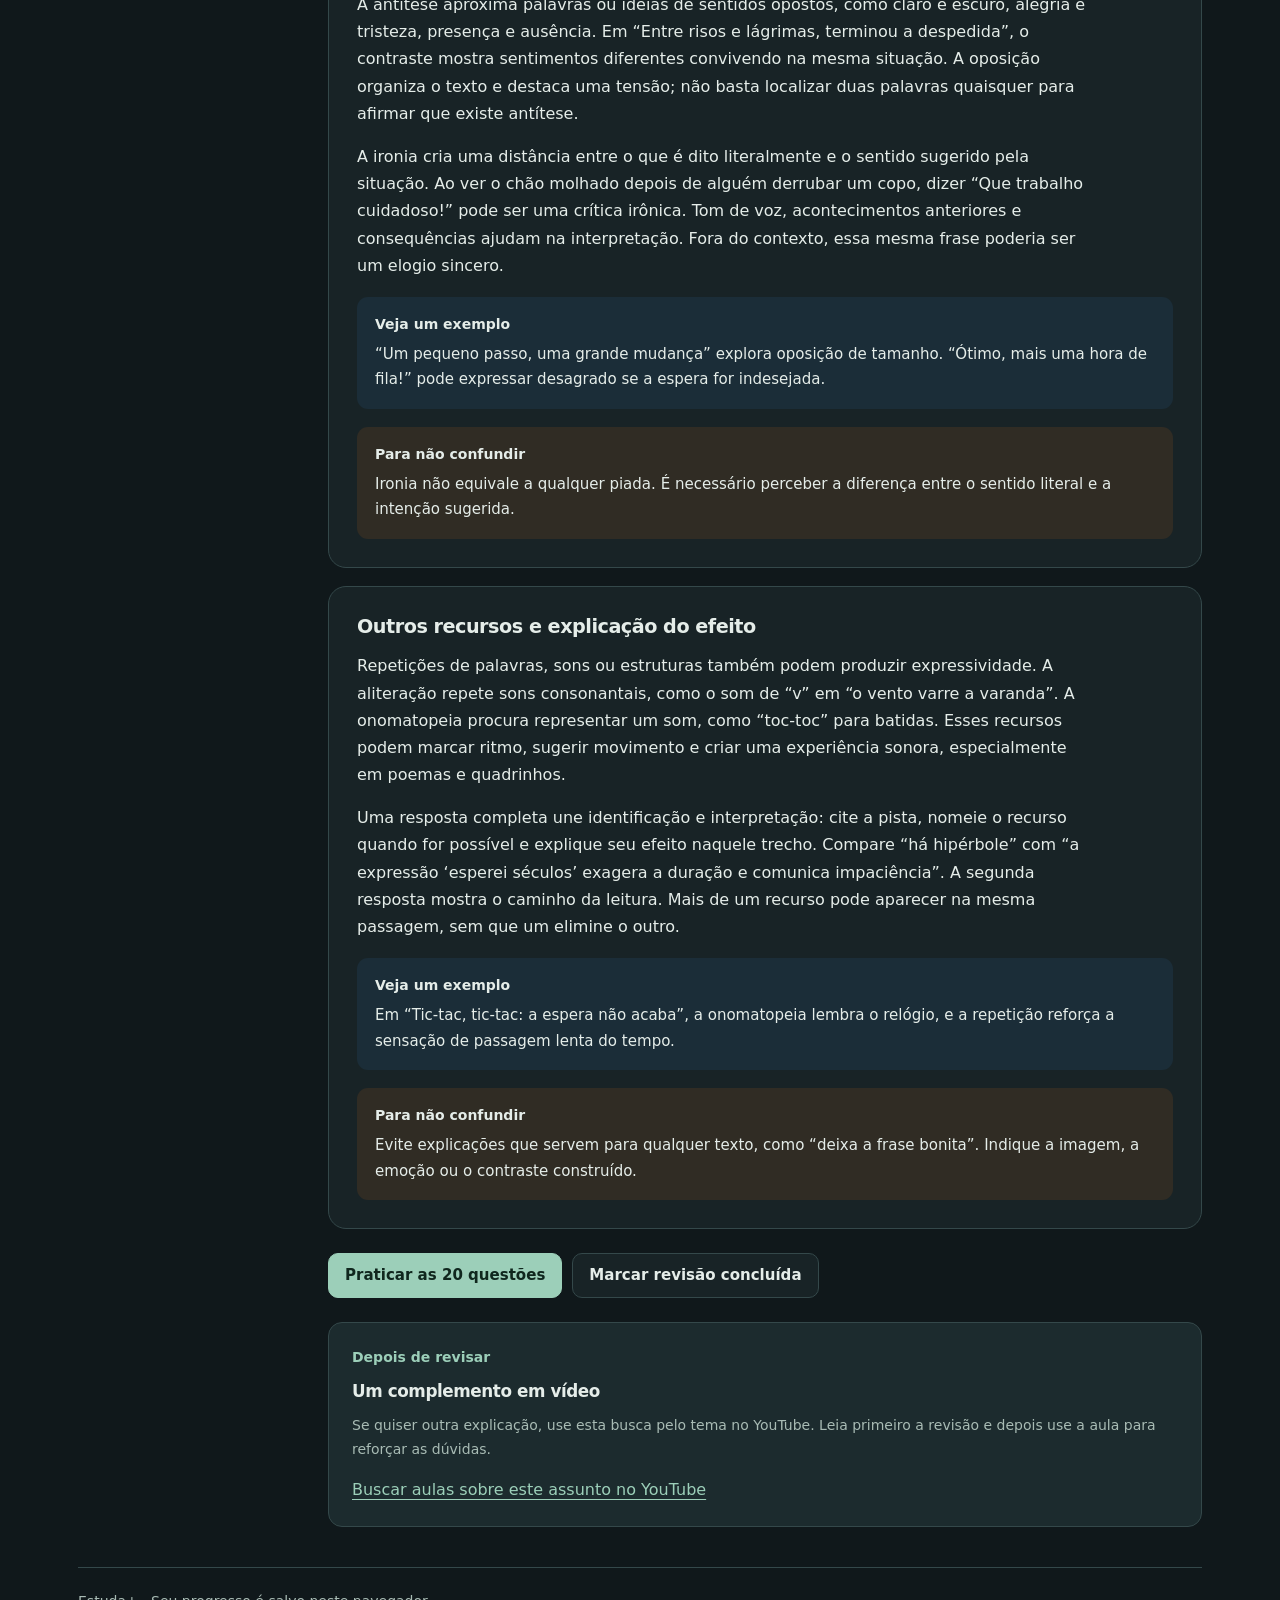
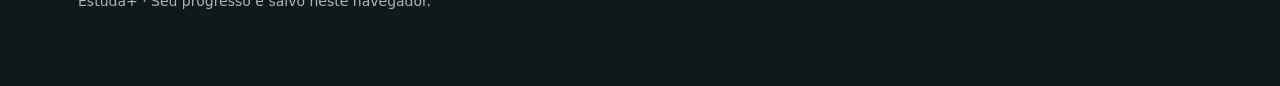
<file: plataforma-estudos/materia.html>
<!doctype html>
<html lang="pt-BR">
<head><meta charset="utf-8"><meta name="viewport" content="width=device-width,initial-scale=1"><meta name="theme-color" content="#10181b"><title>Estuda+ | Revisar matéria</title><link rel="stylesheet" href="app.css"></head>
<body>
<header class="site-header"><div class="container header-inner"><a class="brand" href="materias.html">estuda<span>+</span></a><nav class="header-nav" aria-label="Principal"><a href="materias.html">Todas as matérias</a><a href="plataforma-completa.html#studio" id="writing-link" hidden>Oficina de poemas</a></nav></div></header>
<main class="container page">
<div class="breadcrumbs"><a href="materias.html">Matérias</a><span>/</span><span id="breadcrumb-subject">Revisão</span></div>
<section class="hero"><p class="eyebrow">Seu espaço de estudo</p><h1 id="title">Carregando a matéria…</h1><p id="intro"></p><div class="hero-footer"><span class="tag green">20 questões na AV1</span><span class="tag">20 questões na AV2</span><span class="tag">Exemplos e revisão</span></div></section>
<div class="subject-layout">
<aside class="study-sidebar" aria-label="Escolher avaliação"><p class="side-title">Qual avaliação?</p><div class="assessment-switch"><button type="button" class="assessment-tab" data-av="av1"><strong>AV1</strong><span id="av1date"></span></button><button type="button" class="assessment-tab" data-av="av2"><strong>AV2</strong><span id="av2date"></span></button></div><div class="side-progress"><span class="small muted" id="side-label">Seu progresso</span><div class="progress-track"><div class="progress-fill" id="progress-fill"></div></div><span class="small" id="side-progress"></span></div></aside>
<div class="study-main">
<nav class="content-tabs" aria-label="Área de estudo"><button type="button" class="tab" data-tab="review">Revisão</button><button type="button" class="tab" data-tab="questions">Questões (20)</button><button type="button" class="tab" data-tab="result">Resultado</button></nav>
<section id="panel-review" class="tab-panel" aria-label="Revisão"><div id="lessons"><p>Carregando a revisão…</p></div></section>
<section id="panel-questions" class="tab-panel" aria-label="Questões"><div class="section-heading"><div><p class="eyebrow" id="exam-label"></p><h2>Vamos praticar?</h2></div><span id="answered-count" class="tag"></span></div><p class="muted" id="exam-description"></p><div class="exam-toolbar"><label for="exam-mode" class="small">Como quer responder? <select id="exam-mode" class="select"><option value="train">Treino com correção</option><option value="exam">Simulado sem consulta ao gabarito</option></select></label><span class="small muted" id="saved-status"></span></div><div id="quiz"></div><div id="exam-message" class="alert" role="status" hidden></div><div class="topic-footer"><button class="button-primary" type="button" id="submit-exam">Corrigir simulado</button><button class="button" type="button" data-open-result>Ver meu resultado</button><button class="button-quiet" type="button" id="reset-toggle">Reiniciar esta avaliação</button></div><div id="reset-confirm" class="inline-confirm" hidden><span>Apagar as respostas desta avaliação para começar de novo?</span><button class="button" id="reset-cancel" type="button">Cancelar</button><button class="button-primary" id="reset-confirm-button" type="button">Reiniciar respostas</button></div></section>
<section id="panel-result" class="tab-panel" aria-label="Resultado"><div id="result-content"></div></section>
</div></div>
<footer class="site-footer">Estuda+ · Seu progresso é salvo neste navegador.</footer>
<noscript>Ative o JavaScript para ler a revisão e responder às questões.</noscript>
</main>
<script src="catalog.js"></script><script src="study-engine.js"></script><script src="content-humanas.js"></script><script src="content-linguagens.js"></script><script src="content-exatas.js"></script><script src="materia-deep.js"></script>
</body></html>
</file>
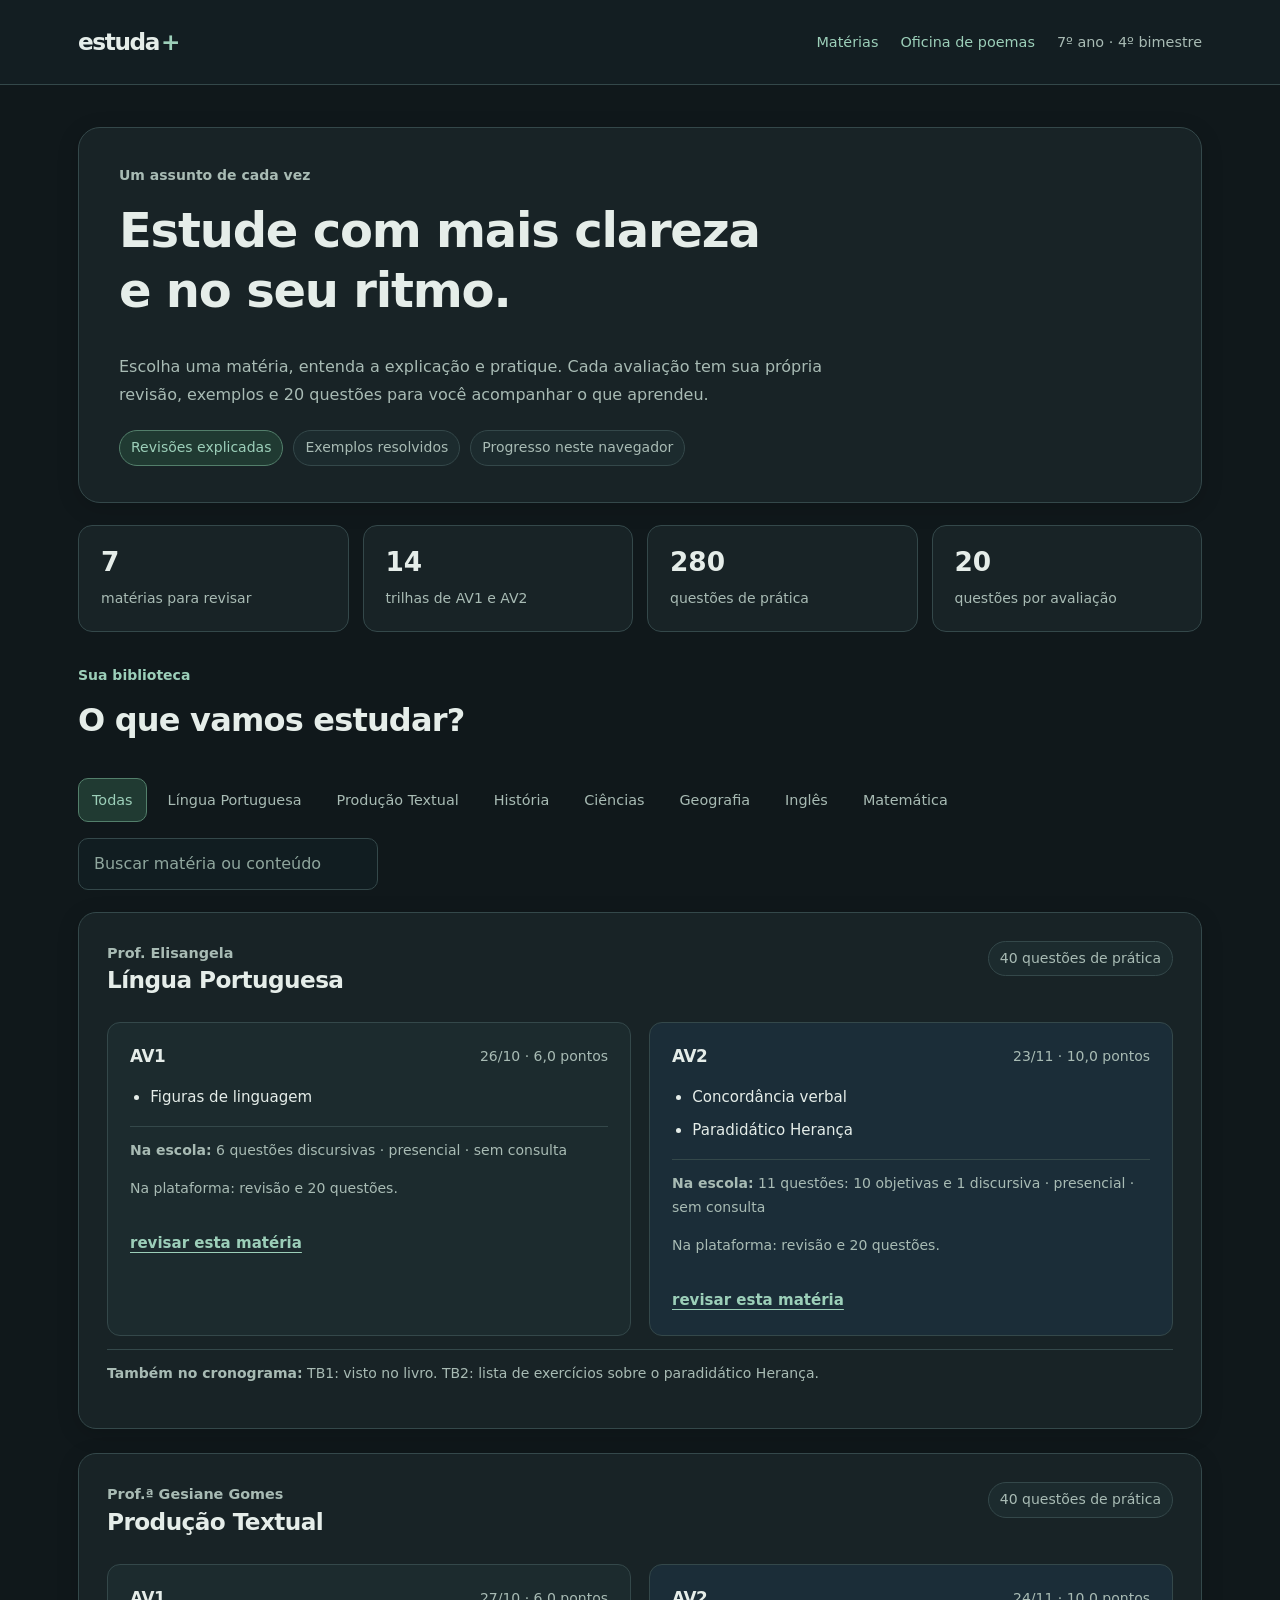
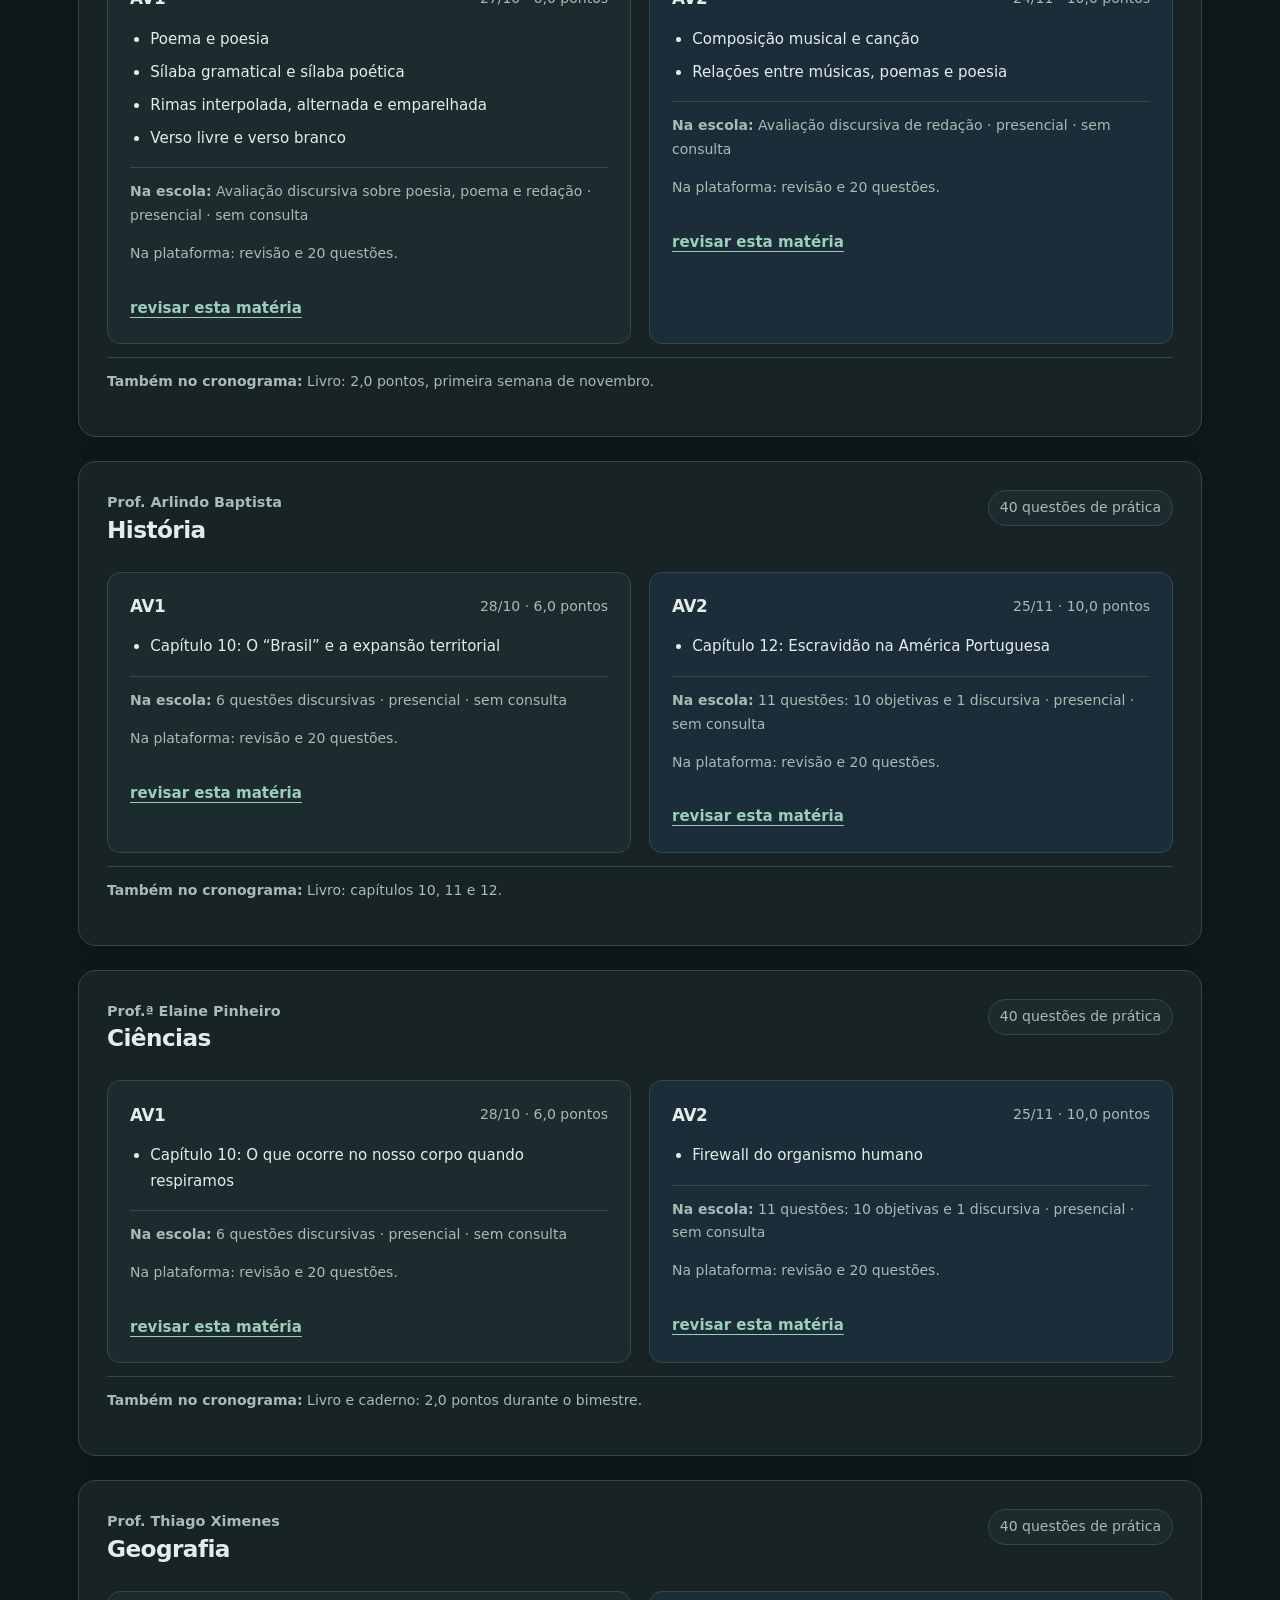
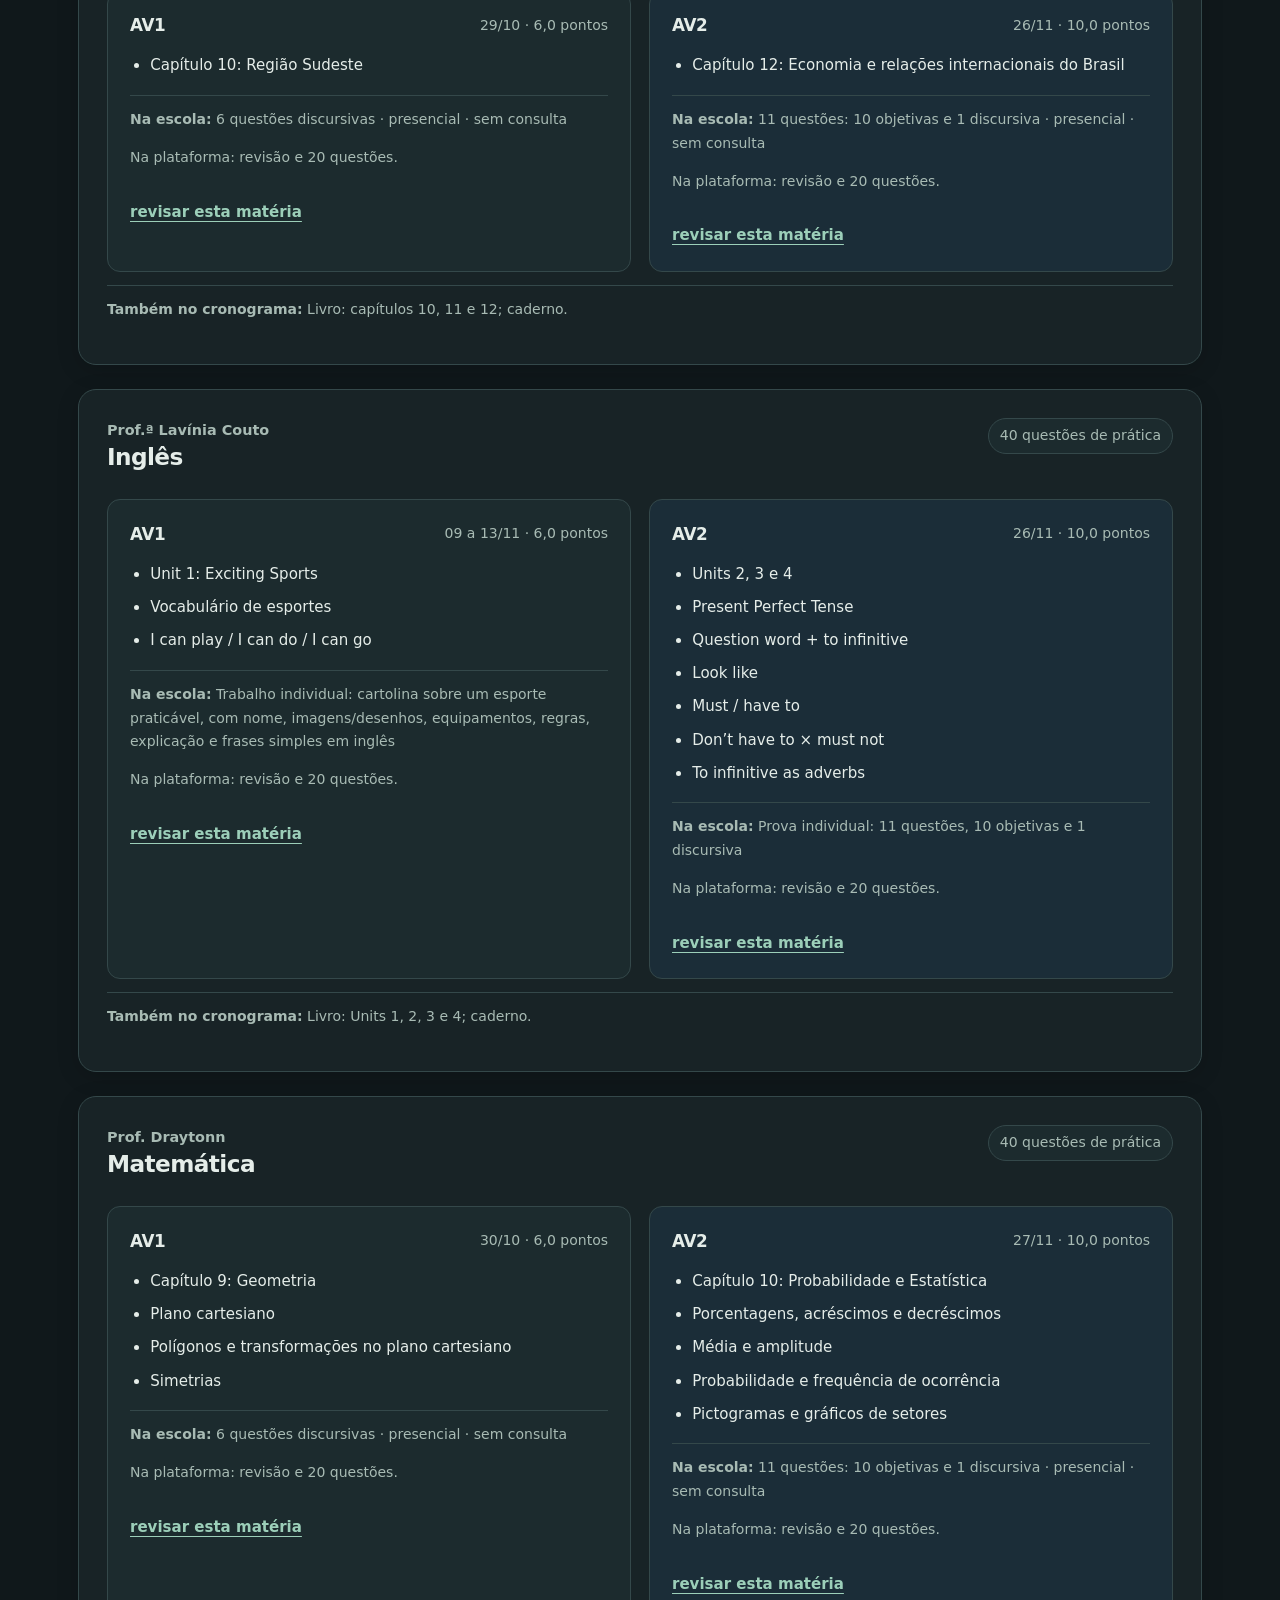
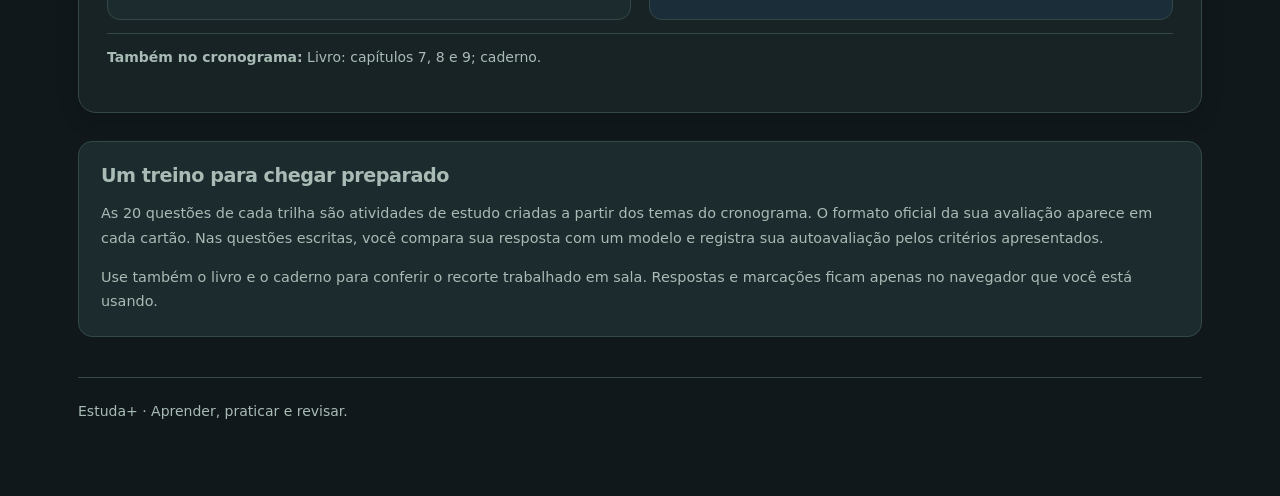
<file: plataforma-estudos/materias.html>
<!doctype html>
<html lang="pt-BR">
<head>
<meta charset="utf-8"><meta name="viewport" content="width=device-width,initial-scale=1">
<meta name="theme-color" content="#10181b"><meta name="description" content="Revisões explicadas, exemplos e 20 questões para cada AV1 e AV2 do Estuda+.">
<title>Estuda+ | Sua rotina de estudo</title><link rel="stylesheet" href="app.css">
</head>
<body>
<header class="site-header"><div class="container header-inner"><a class="brand" href="materias.html">estuda<span>+</span></a><nav class="header-nav" aria-label="Principal"><a href="#subjects">Matérias</a><a href="plataforma-completa.html#studio">Oficina de poemas</a><span class="header-meta">7º ano · 4º bimestre</span></nav></div></header>
<main class="container page">
<section class="hero"><p class="eyebrow">Um assunto de cada vez</p><h1>Estude com mais clareza<br>e no seu ritmo.</h1><p>Escolha uma matéria, entenda a explicação e pratique. Cada avaliação tem sua própria revisão, exemplos e 20 questões para você acompanhar o que aprendeu.</p><div class="hero-footer"><span class="tag green">Revisões explicadas</span><span class="tag">Exemplos resolvidos</span><span class="tag">Progresso neste navegador</span></div></section>
<section class="stats-grid" aria-label="Conteúdo disponível"><div class="stat"><strong>7</strong><span>matérias para revisar</span></div><div class="stat"><strong>14</strong><span>trilhas de AV1 e AV2</span></div><div class="stat"><strong>280</strong><span>questões de prática</span></div><div class="stat"><strong>20</strong><span>questões por avaliação</span></div></section>
<div class="section-heading"><div><p class="eyebrow">Sua biblioteca</p><h2>O que vamos estudar?</h2></div></div>
<div class="toolbar"><nav class="filters" id="filters" aria-label="Filtrar matéria"></nav><input id="search" class="search" type="search" placeholder="Buscar matéria ou conteúdo" aria-label="Buscar matéria ou conteúdo"></div>
<section class="subjects" id="subjects" aria-label="Matérias"><p>Carregando suas matérias…</p></section>
<aside class="footnote"><h3>Um treino para chegar preparado</h3><p>As 20 questões de cada trilha são atividades de estudo criadas a partir dos temas do cronograma. O formato oficial da sua avaliação aparece em cada cartão. Nas questões escritas, você compara sua resposta com um modelo e registra sua autoavaliação pelos critérios apresentados.</p><p>Use também o livro e o caderno para conferir o recorte trabalhado em sala. Respostas e marcações ficam apenas no navegador que você está usando.</p></aside>
<footer class="site-footer">Estuda+ · Aprender, praticar e revisar.</footer>
<noscript>Ative o JavaScript para escolher as matérias e responder às atividades.</noscript>
</main>
<script src="catalog.js"></script><script src="study-engine.js"></script><script src="content-humanas.js"></script><script src="content-linguagens.js"></script><script src="content-exatas.js"></script><script src="dashboard.js"></script>
</body></html>
</file>
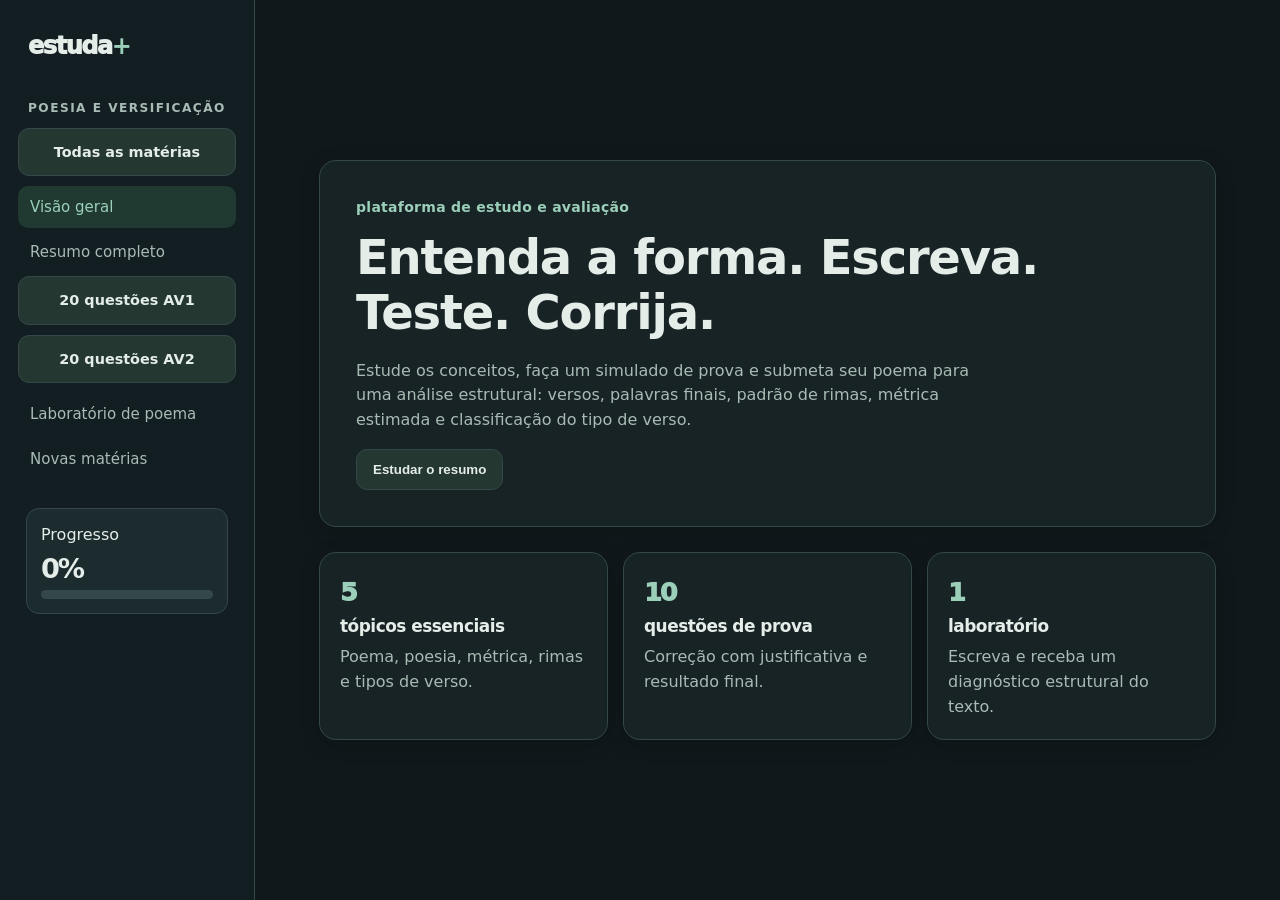
<file: plataforma-estudos/plataforma-completa.html>
<!doctype html>
<html lang="pt-BR">
<head>
<meta charset="utf-8"><meta name="viewport" content="width=device-width,initial-scale=1"><meta name="theme-color" content="#10181b">
<title>Estuda+ — Poesia e versificação</title>
<style>
:root{--ink:#211c35;--violet:#6543b5;--lilac:#eee8ff;--paper:#fffdf8;--sun:#ffe07a;--mint:#c8f4dd;--coral:#ffb5aa;--muted:#655f72;--line:#252039}*{box-sizing:border-box}body{margin:0;background:#f8f5ff;color:var(--ink);font:500 16px/1.55 system-ui,-apple-system,"Segoe UI",sans-serif}.app{display:grid;grid-template-columns:255px 1fr;min-height:100vh}.side{background:#282042;color:#fff;padding:28px 18px;position:sticky;top:0;height:100vh}.brand{font-weight:950;font-size:1.5rem;letter-spacing:-.06em;margin:0 10px 34px}.brand b{color:var(--sun)}.course{font-size:.76rem;letter-spacing:.12em;text-transform:uppercase;color:#cfc4f5;font-weight:850;margin:0 10px 10px}.nav{display:block;width:100%;border:0;border-radius:10px;padding:12px;text-align:left;background:transparent;color:#ece8f8;font:750 .94rem inherit;cursor:pointer;margin:3px 0}.nav:hover,.nav.active{background:#42336f;color:#fff}.side-progress{border:1px solid #7963bd;border-radius:13px;padding:14px;margin:28px 8px}.side-progress b{display:block;font-size:1.7rem;letter-spacing:-.08em}.bar{height:9px;border-radius:99px;background:#ded8eb;overflow:hidden;border:1px solid var(--line)}.bar i{display:block;height:100%;width:0;background:var(--mint);transition:.3s}.side .bar{border-color:#b9a8ef;background:#39315a}.main{padding:clamp(24px,5vw,65px);max-width:1200px;width:100%;margin:auto}.view{display:none}.view.active{display:block}.eyebrow{font-size:.77rem;text-transform:uppercase;letter-spacing:.12em;color:var(--violet);font-weight:900}.hero{border:2px solid var(--line);border-radius:25px;background:var(--paper);padding:clamp(28px,6vw,64px);box-shadow:8px 8px 0 var(--line);position:relative;overflow:hidden}.hero:after{content:"✦";position:absolute;right:5%;top:2%;font-size:11rem;color:var(--lilac)}.hero>*{position:relative;z-index:1}.hero h1,h2{font-weight:950;letter-spacing:-.075em;line-height:.94}.hero h1{font-size:clamp(2.7rem,7vw,5.5rem);max-width:720px;margin:12px 0 18px}.hero p{max-width:620px;color:var(--muted);font-size:1.08rem}.button{border:2px solid var(--line);border-radius:11px;background:var(--coral);padding:12px 16px;box-shadow:3px 3px 0 var(--line);font:850 .95rem inherit;cursor:pointer}.button:hover{transform:translate(2px,2px);box-shadow:1px 1px 0 var(--line)}.button.alt{background:var(--sun)}.dash-grid{display:grid;grid-template-columns:repeat(3,1fr);gap:15px;margin-top:25px}.card{background:var(--paper);border:2px solid var(--line);border-radius:16px;padding:20px;box-shadow:4px 4px 0 var(--line)}.card h3{margin:0 0 6px;font-size:1.06rem;letter-spacing:-.03em}.card p{margin:0;color:var(--muted)}.card .big{font-size:2rem;font-weight:950;letter-spacing:-.08em;color:var(--violet)}h2{font-size:clamp(2rem,5vw,3.7rem);margin:8px 0 20px}.lead{color:var(--muted);max-width:770px;margin:-8px 0 25px}.summary{display:grid;gap:14px}.topic{background:var(--paper);border:2px solid var(--line);border-radius:15px;padding:20px}.topic h3{margin:0 0 7px;font-size:1.2rem}.topic p,.topic li{color:#514b60}.topic ul{margin:8px 0 0;padding-left:20px}.formula{display:inline-block;background:var(--sun);border:1.5px solid var(--line);border-radius:6px;padding:1px 6px;font:850 .9rem ui-monospace,monospace}.exam{background:var(--paper);border:2px solid var(--line);border-radius:19px;padding:clamp(21px,4vw,36px);box-shadow:5px 5px 0 var(--line)}.exam-top{display:flex;justify-content:space-between;gap:15px;align-items:start}.counter{font:850 .78rem ui-monospace,monospace;color:var(--violet);margin:7px 0}.q{font-size:clamp(1.35rem,3vw,2rem);font-weight:900;letter-spacing:-.045em;line-height:1.2;margin:23px 0}.options{display:grid;grid-template-columns:1fr 1fr;gap:11px}.option{border:2px solid var(--line);border-radius:11px;padding:13px;background:#fff;text-align:left;box-shadow:2px 2px 0 var(--line);font:750 .94rem inherit;cursor:pointer}.option:before{content:attr(data-l);display:inline-grid;place-items:center;width:25px;height:25px;border:1px solid var(--line);border-radius:50%;background:var(--lilac);font:800 .75rem ui-monospace,monospace;margin-right:8px}.option.ok{background:var(--mint)}.option.no{background:#ffd8d1}.feedback{padding:14px;margin-top:17px;border:1.5px dashed var(--violet);border-radius:12px;background:var(--lilac)}.hidden{display:none}.next{background:var(--sun);margin-top:17px}.studio{display:grid;grid-template-columns:1.1fr .9fr;gap:18px}.editor,.report{background:var(--paper);border:2px solid var(--line);border-radius:17px;padding:20px}.editor label{font-size:.78rem;font-weight:900;text-transform:uppercase;letter-spacing:.08em;color:var(--violet);display:block;margin-bottom:6px}.editor input,.editor textarea{width:100%;font:inherit;border:2px solid var(--line);border-radius:10px;background:#fff;padding:11px}.editor input{margin-bottom:15px}.editor textarea{min-height:290px;resize:vertical;line-height:1.65}.editor-tools{display:flex;gap:10px;flex-wrap:wrap;margin-top:13px}.editor-tools button{background:var(--sun);border:2px solid var(--line);border-radius:9px;padding:9px 11px;font-weight:850;cursor:pointer}.report h3{margin:0 0 12px}.report-item{padding:12px 0;border-bottom:1px solid #ddd5ec}.report-item:last-child{border:0}.report-item strong{display:block}.badge{display:inline-block;border:1.5px solid var(--line);border-radius:99px;background:var(--mint);padding:3px 8px;font:850 .78rem ui-monospace,monospace}.warning{background:#fff4c9}.rhyme-map{font:900 1.7rem ui-monospace,monospace;letter-spacing:.08em;color:var(--violet);word-break:break-all}.mini-table{width:100%;border-collapse:collapse;margin-top:10px;font-size:.88rem}.mini-table td,.mini-table th{border-bottom:1px solid #ded8e7;padding:7px;text-align:left}.mini-table th{color:var(--muted);font-size:.75rem;text-transform:uppercase}.adapt{margin-top:20px;background:#e9fff5;border:2px solid var(--line);border-radius:15px;padding:18px}.adapt h3{margin:0 0 7px}@media(max-width:820px){.app{grid-template-columns:1fr}.side{height:auto;position:static;padding:16px;display:flex;align-items:center;gap:8px;overflow:auto}.brand{margin:0 13px 0 0;white-space:nowrap}.course,.side-progress{display:none}.nav{white-space:nowrap;width:auto}.main{padding:25px 18px}.dash-grid,.studio,.options{grid-template-columns:1fr}.hero{box-shadow:4px 4px 0 var(--line)}}
</style><link rel="stylesheet" href="legacy-soft.css"></head>
<body><div class="app"><aside class="side"><div class="brand">estuda<b>+</b></div><div class="course">Poesia e versificação</div><a class="button" href="materias.html">Todas as matérias</a><button class="nav active" data-view="home">Visão geral</button><button class="nav" data-view="summary">Resumo completo</button><a class="button" href="materia.html?materia=producao&av=av1&tab=questions">20 questões AV1</a><a class="button" href="materia.html?materia=producao&av=av2&tab=questions">20 questões AV2</a><button class="nav" data-view="studio">Laboratório de poema</button><button class="nav" data-view="adapt">Novas matérias</button><div class="side-progress">Progresso <b id="progressText">0%</b><div class="bar"><i id="progressBar"></i></div></div></aside>
<main class="main">
<section id="home" class="view active"><div class="hero"><div class="eyebrow">plataforma de estudo e avaliação</div><h1>Entenda a forma. Escreva. Teste. Corrija.</h1><p>Estude os conceitos, faça um simulado de prova e submeta seu poema para uma análise estrutural: versos, palavras finais, padrão de rimas, métrica estimada e classificação do tipo de verso.</p><button class="button" onclick="go('summary')">Estudar o resumo</button></div><div class="dash-grid"><article class="card"><div class="big">5</div><h3>tópicos essenciais</h3><p>Poema, poesia, métrica, rimas e tipos de verso.</p></article><article class="card"><div class="big">10</div><h3>questões de prova</h3><p>Correção com justificativa e resultado final.</p></article><article class="card"><div class="big">1</div><h3>laboratório</h3><p>Escreva e receba um diagnóstico estrutural do texto.</p></article></div></section>
<section id="summary" class="view"><div class="eyebrow">conteúdo que pode cair</div><h2>Resumo completo</h2><p class="lead">Leia esta parte antes de fazer o simulado. Os termos usados pelo corretor do laboratório aparecem explicados aqui.</p><div class="summary">
<article class="topic"><h3>1. Poema, poesia, verso e estrofe</h3><p><b>Poema</b> é o texto organizado artisticamente, com ou sem versos. <b>Poesia</b> é o efeito estético, imaginativo ou emotivo construído pela linguagem. Cada linha é um <b>verso</b>; um grupo de versos separado por espaço é uma <b>estrofe</b>.</p></article>
<article class="topic"><h3>2. Sílaba gramatical e sílaba poética</h3><p>A sílaba gramatical divide cada palavra segundo a ortografia. A sílaba poética acompanha a sonoridade do verso. Na escansão: conte até a <b>última sílaba tônica</b> e, quando uma palavra termina e a próxima começa por vogal, pode ocorrer união sonora (elisão).</p><ul><li>Exemplo de ideia: “de tudo ao” pode soar com menos unidades do que a separação gramatical sugere.</li><li>O laboratório mostra uma <b>estimativa automática</b>; para escansão rigorosa, leia em voz alta e confira manualmente.</li></ul></article>
<article class="topic"><h3>3. Rima e esquema rimático</h3><p>Rima é a aproximação sonora, normalmente no fim de versos. Marque o primeiro som com A, o seguinte com B e repita a letra quando o som retornar.</p><ul><li><span class="formula">ABAB</span> alternada ou cruzada.</li><li><span class="formula">AABB</span> emparelhada ou paralela.</li><li><span class="formula">ABBA</span> interpolada, oposta ou intercalada.</li><li>Esquemas como <span class="formula">ABBBA</span> não são um dos três modelos clássicos acima: devem ser descritos pelo seu próprio padrão.</li></ul></article>
<article class="topic"><h3>4. Verso branco e verso livre</h3><p><b>Verso branco</b> tem métrica regular, mas não apresenta rima. <b>Verso livre</b> não segue uma medida regular fixa. Um poema pode usar rimas sem manter a métrica, ou manter métrica sem rimar: observe os dois elementos separadamente.</p></article>
<article class="topic"><h3>5. Como analisar um poema em uma prova</h3><p>1) conte versos e estrofes; 2) circule as palavras finais; 3) atribua letras às rimas; 4) identifique o esquema; 5) observe a medida e o ritmo; 6) explique o efeito: repetição, musicalidade, pausa, contraste ou liberdade formal.</p></article></div></section>
<section id="exam" class="view"><div class="eyebrow">avaliação objetiva</div><h2>Simulado de versificação</h2><p class="lead">Dez questões. O resultado separa seus acertos por habilidade.</p><div class="exam"><div class="exam-top"><div><div class="counter" id="counter"></div><div class="bar"><i id="examBar"></i></div></div><span class="badge" id="examScore">0 pontos</span></div><div class="q" id="question"></div><div class="options" id="options"></div><div id="feedback" class="feedback hidden"></div><button id="next" class="button next hidden">Próxima questão</button></div></section>
<section id="studio" class="view"><div class="eyebrow">produção e diagnóstico</div><h2>Laboratório de poema</h2><p class="lead">Cole ou escreva um poema. O corretor identifica padrões estruturais verificáveis e mostra como ele chegou à conclusão.</p><div class="studio"><section class="editor"><label for="title">Título</label><input id="title" placeholder="Ex.: Noite de chuva"><label for="poem">Poema — um verso por linha</label><textarea id="poem" placeholder="A lua repousa no mar&#10;A noite escuta a canção&#10;Meu pensamento a voar&#10;Dentro do meu coração"></textarea><div class="editor-tools"><button onclick="analyze()">Analisar poema</button><button onclick="save()">Salvar rascunho</button><button onclick="clearPoem()">Limpar</button></div></section><aside class="report" id="report"><h3>Relatório estrutural</h3><p>Escreva pelo menos dois versos e clique em “Analisar poema”.</p></aside></div></section>
<section id="adapt" class="view"><div class="eyebrow">modelo reutilizável</div><h2>Base para outras matérias</h2><p class="lead">Esta plataforma separa conteúdo, avaliação e prática. Para criar uma nova trilha, troque o banco de tópicos, as questões do simulado e as regras do laboratório.</p><div class="adapt"><h3>Estrutura da próxima matéria</h3><p><b>Resumo:</b> conceitos e exemplos. <b>Simulado:</b> questões com resposta, justificativa e habilidade. <b>Laboratório:</b> regras objetivas do tipo de produção solicitada — por exemplo, redação, equação, análise de texto ou atividade de ciências.</p><p>Para conteúdos que exigem julgamento interpretativo, o sistema pode corrigir critérios objetivos e apresentar uma rubrica para sua autoavaliação; a qualidade literária integral ainda pede leitura humana.</p></div></section>
</main></div>
<script>
const qs=[
['Poema e poesia se diferenciam porque:', ['poema é o texto; poesia é o efeito artístico da linguagem','poesia é cada linha e poema é cada rima','poema só existe se houver rima','poesia é sempre um soneto'],0,'conceitos','Poema é a composição textual; poesia é a dimensão expressiva e estética que ela pode produzir.'],
['A contagem de sílabas poéticas termina:', ['no final da última palavra','na última sílaba tônica do verso','na primeira pausa','na primeira rima'],1,'métrica','Na escansão, conte até a última sílaba tônica.'],
['O esquema ABAB corresponde a rimas:', ['interpoladas','emparelhadas','alternadas ou cruzadas','brancas'],2,'rimas','A e B alternam ao longo dos quatro versos.'],
['O esquema AABB corresponde a rimas:', ['emparelhadas','alternadas','interpoladas','livres'],0,'rimas','Os versos rimam em pares: AA e BB.'],
['O esquema ABBA corresponde a rimas:', ['alternadas','interpoladas','emparelhadas','pobres'],1,'rimas','A rima A reaparece no quarto verso: ABBA.'],
['Em uma prova, um conjunto com esquema ABBBA deve ser descrito como:', ['rima interpolada clássica','rima alternada','esquema misto ou irregular ABBBA','versos brancos'],2,'rimas','Ele não corresponde a ABAB, AABB ou ABBA; use o padrão que o texto apresenta.'],
['Versos brancos são versos que:', ['não têm métrica nem rima','têm métrica regular, mas não têm rima','têm rimas AABB','só usam palavras brancas'],1,'tipos de verso','A ausência de rima não elimina a regularidade métrica.'],
['Versos livres são versos que:', ['não seguem métrica regular fixa','não têm ritmo','não podem rimar','têm obrigatoriamente doze sílabas'],0,'tipos de verso','Verso livre não obedece a uma medida regular preestabelecida.'],
['Para descobrir o esquema de rimas, o melhor primeiro passo é:', ['contar as estrofes','observar e comparar os sons finais dos versos','procurar apenas palavras iguais','contar as vírgulas'],1,'análise','As palavras finais permitem atribuir letras às rimas.'],
['Ao analisar um poema, métrica e rima:', ['são exatamente a mesma coisa','devem ser observadas separadamente','nunca aparecem juntas','dependem do título'],1,'análise','Um poema pode ter uma sem a outra.']
];
const $=s=>document.querySelector(s);let qi=0,score=0,answered=false,progress=0;
function go(id){document.querySelectorAll('.view').forEach(x=>x.classList.toggle('active',x.id===id));document.querySelectorAll('.nav').forEach(x=>x.classList.toggle('active',x.dataset.view===id));if(id==='exam')renderQ();window.scrollTo({top:0,behavior:'smooth'})}document.querySelectorAll('.nav').forEach(x=>x.onclick=()=>go(x.dataset.view));
function setProgress(v){progress=Math.max(progress,v);$('#progressText').textContent=progress+'%';$('#progressBar').style.width=progress+'%'}
function renderQ(){answered=false;let q=qs[qi];$('#counter').textContent='QUESTÃO '+(qi+1)+' DE '+qs.length+' · '+q[3].toUpperCase();$('#examBar').style.width=(qi/qs.length*100)+'%';$('#question').textContent=q[0];$('#options').innerHTML=q[1].map((x,i)=>'<button class="option" data-l="'+('ABCD'[i])+'">'+x+'</button>').join('');$('#feedback').classList.add('hidden');$('#next').classList.add('hidden');[...document.querySelectorAll('.option')].forEach((b,i)=>b.onclick=()=>mark(i))}
function mark(i){if(answered)return;answered=true;let q=qs[qi],hit=i===q[2];[...document.querySelectorAll('.option')].forEach((b,n)=>{b.disabled=true;if(n===q[2])b.classList.add('ok');if(n===i&&!hit)b.classList.add('no')});if(hit)score+=10;$('#examScore').textContent=score+' pontos';$('#feedback').innerHTML=(hit?'<b>Correto.</b> ':'<b>Resposta esperada:</b> ')+q[4];$('#feedback').classList.remove('hidden');$('#next').classList.remove('hidden');setProgress(Math.round(((qi+1)/qs.length)*45))}
$('#next').onclick=()=>{if(qi<qs.length-1){qi++;renderQ()}else{let p=Math.round(score/qs.length/10*100);$('#question').textContent='Resultado: '+score+' de 100 pontos';$('#options').innerHTML='';$('#feedback').innerHTML='<b>Você acertou '+(score/10)+' de '+qs.length+'.</b> Revise as questões em que errou e repita o simulado para melhorar seu resultado.';$('#next').classList.add('hidden');$('#examBar').style.width='100%';setProgress(50)}};
function normal(s){return s.normalize('NFD').replace(/[\u0300-\u036f]/g,'').toLowerCase().replace(/[^a-z]/g,'')}
function ending(line){let m=line.match(/[A-Za-zÀ-ÿ]+(?=[^A-Za-zÀ-ÿ]*$)/);return m?normal(m[0]):''}
function rhymeKey(word){if(!word)return '-';let suffix=word.slice(-2);if(/(ao|oe|ae|ei|ou|ui)$/.test(word))return suffix;return suffix}
function syllables(line){let words=line.toLowerCase().match(/[a-zà-ÿ]+/g)||[];let n=0;words.forEach(w=>{let groups=(normal(w).match(/[aeiouy]+/g)||[]).length;n+=Math.max(groups,1)});for(let i=0;i<words.length-1;i++)if(/[aeiouáéíóúâêôãõà]$/i.test(words[i])&&/^[aeiouáéíóúâêôãõà]/i.test(words[i+1]))n--;return Math.max(n,1)}
function pattern(keys){let map={},next=0;return keys.map(k=>{if(!map[k])map[k]='ABCDEFGHIJKLMNOPQRSTUVWXYZ'[next++];return map[k]}).join('')}
function classify(p,meters){let same=meters.length>1&&Math.max(...meters)-Math.min(...meters)<=1;if(p==='ABAB')return 'rima alternada (ABAB)';if(p==='AABB')return 'rima emparelhada (AABB)';if(p==='ABBA')return 'rima interpolada (ABBA)';if(/^A+$/.test(p))return 'monorrima ('+p+')';if(new Set(p).size===p.length)return same?'possível verso branco (sem rimas detectadas e medida parecida)':'possível verso livre (sem rimas detectadas e medida irregular)';return 'esquema misto ou irregular ('+p+')'}
function analyze(){let lines=$('#poem').value.split('\n').map(x=>x.trim()).filter(Boolean);if(lines.length<2){$('#report').innerHTML='<h3>Relatório estrutural</h3><p>Escreva pelo menos dois versos para receber uma análise.</p>';return}let ends=lines.map(ending),keys=ends.map(rhymeKey),p=pattern(keys),meters=lines.map(syllables),type=classify(p,meters),rows=lines.map((l,i)=>'<tr><td>'+('ABCDEFGHIJKLMNOPQRSTUVWXYZ'[i]||i+1)+'</td><td>'+ends[i]+'</td><td><b>'+p[i]+'</b></td><td>≈ '+meters[i]+'</td></tr>').join('');$('#report').innerHTML='<h3>Relatório estrutural</h3><div class="report-item"><strong>Esquema de rimas detectado</strong><div class="rhyme-map">'+p+'</div><span class="badge">'+type+'</span></div><div class="report-item"><strong>Leitura do resultado</strong><span>O sistema agrupa finais com aproximação ortográfica/sonora. Assim, padrões como ABAB, AABB e ABBA são reconhecidos; um padrão como ABBBA aparece exatamente como ABBBA.</span></div><div class="report-item"><strong>Métrica estimada</strong><span>'+meters.join(' · ')+' sílabas por verso (estimativa sonora).</span></div><table class="mini-table"><tr><th>Verso</th><th>Final</th><th>Rima</th><th>Medida</th></tr>'+rows+'</table>';setProgress(100)}
function save(){localStorage.setItem('poem-title',$('#title').value);localStorage.setItem('poem-body',$('#poem').value);alert('Rascunho salvo neste navegador.')}
function clearPoem(){$('#title').value='';$('#poem').value='';$('#report').innerHTML='<h3>Relatório estrutural</h3><p>Escreva pelo menos dois versos e clique em “Analisar poema”.</p>'}
$('#title').value=localStorage.getItem('poem-title')||'';$('#poem').value=localStorage.getItem('poem-body')||'';
if(location.hash==="#studio")go("studio");
</script></body></html>
</file>
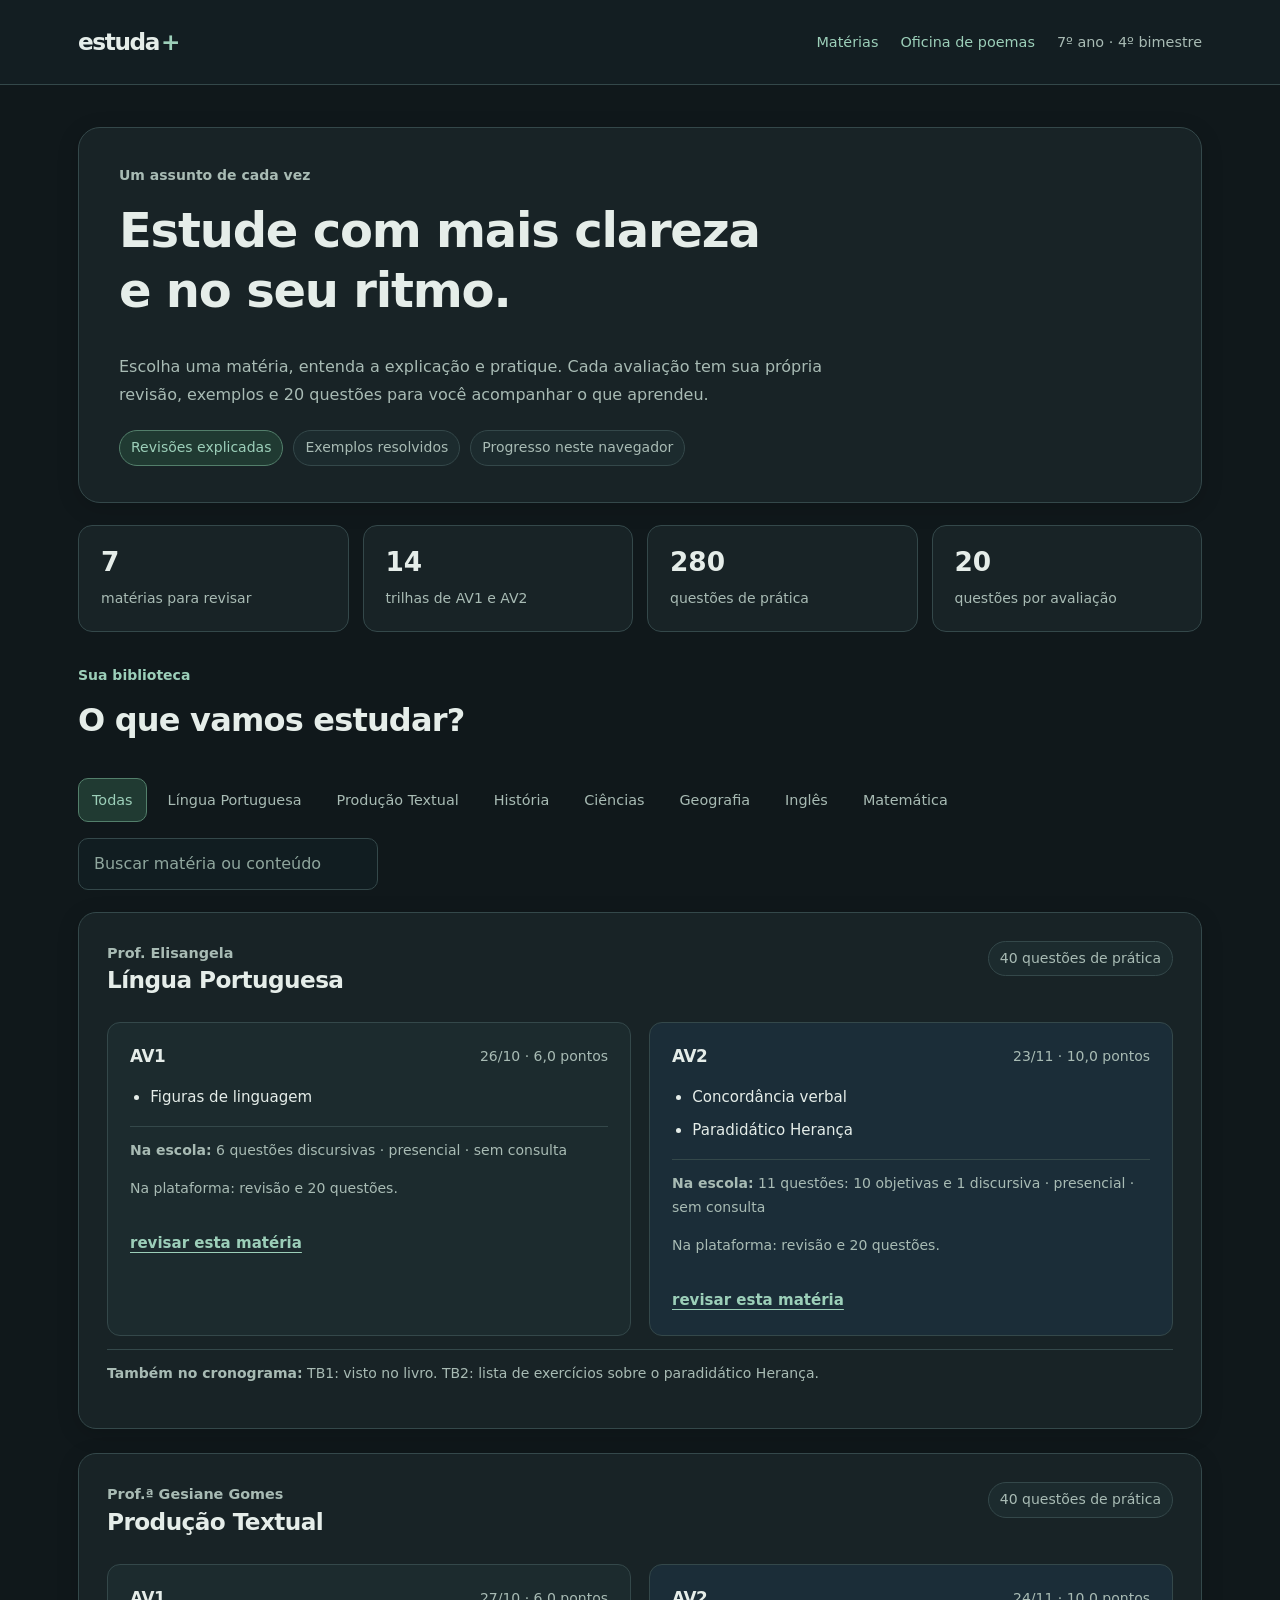
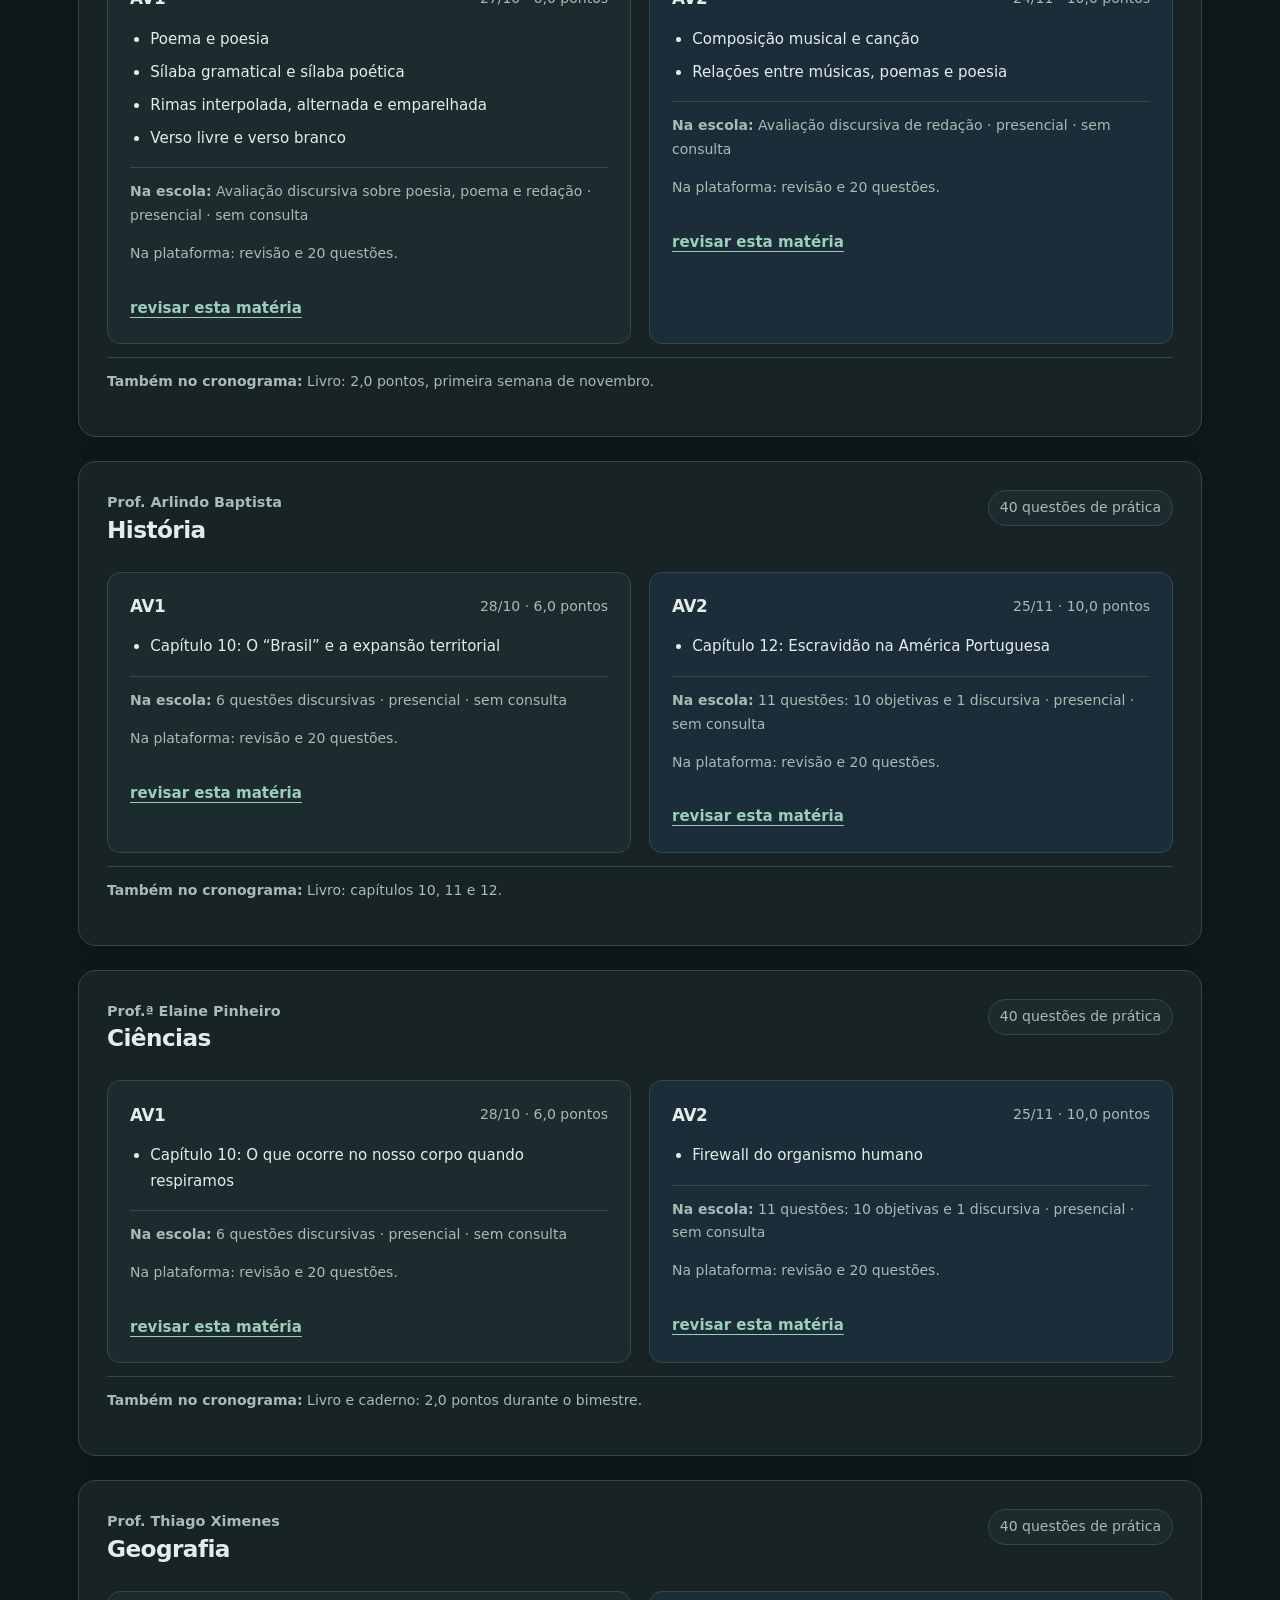
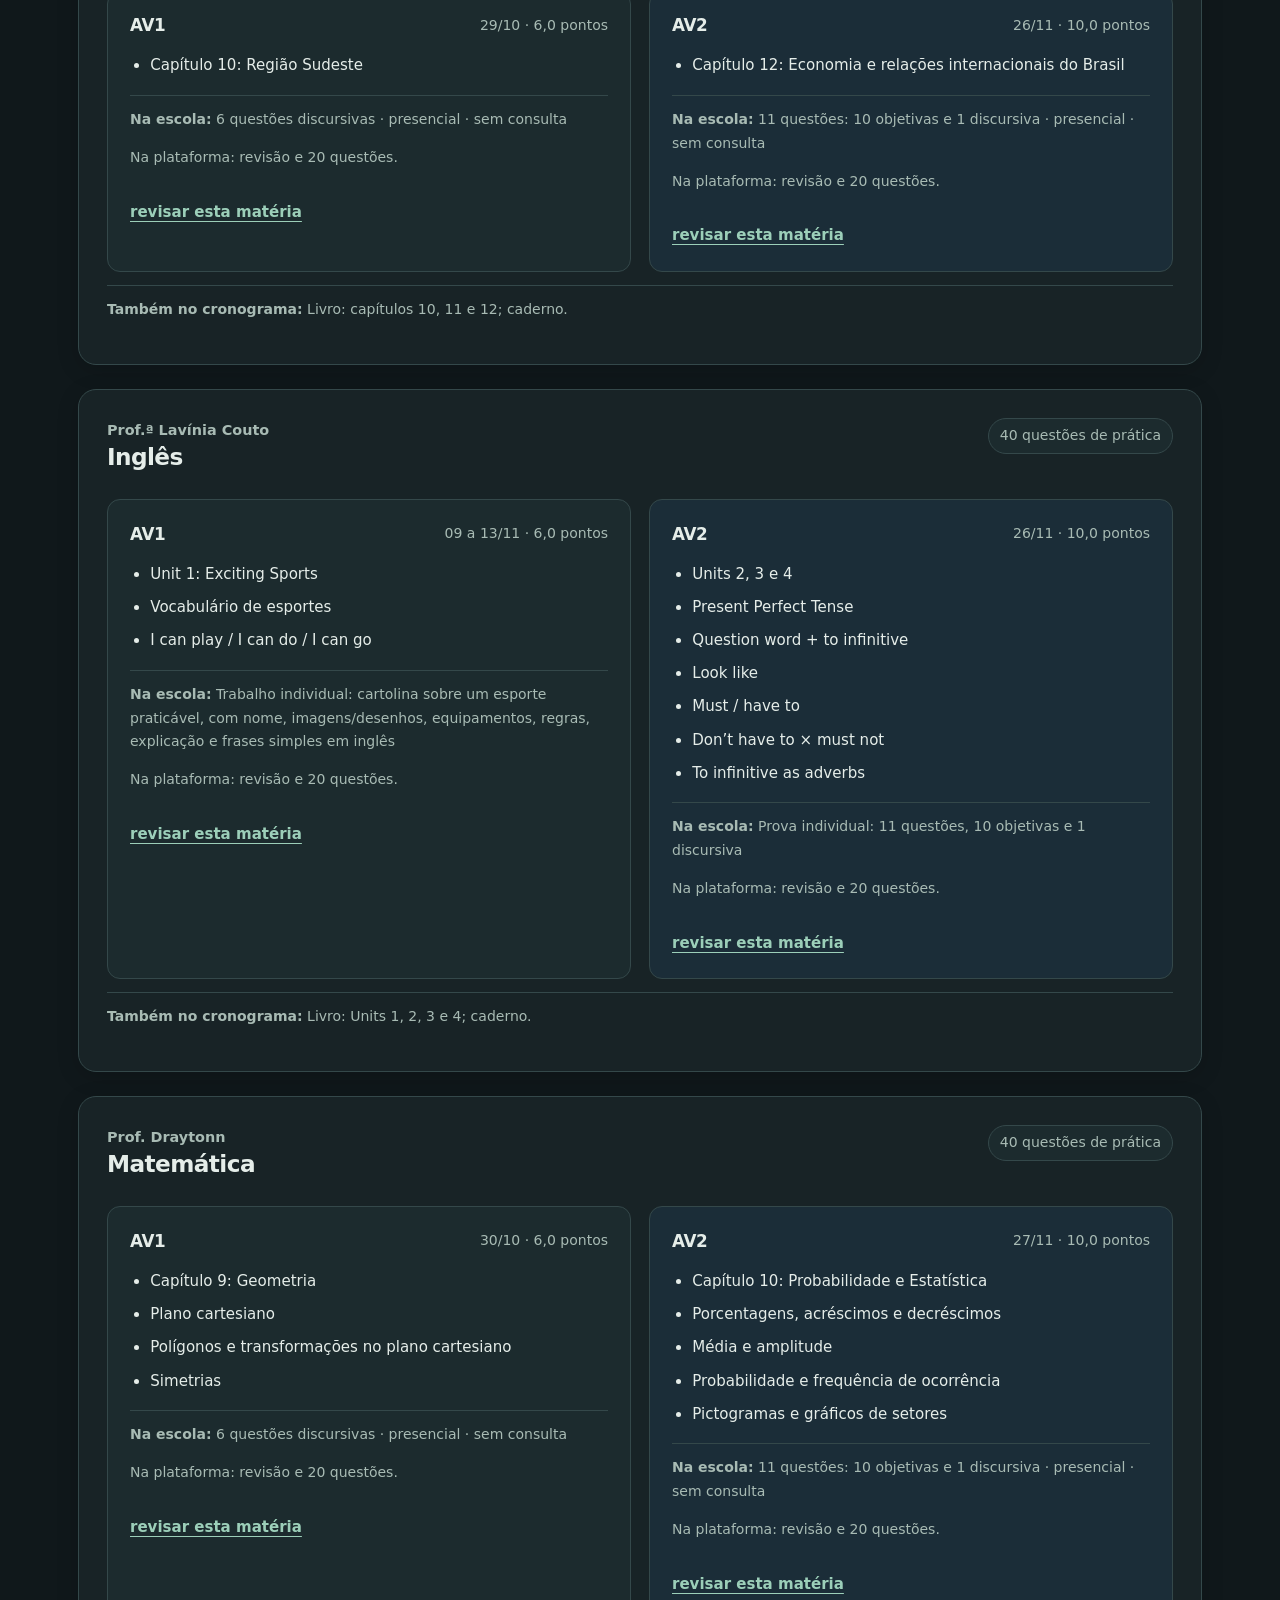
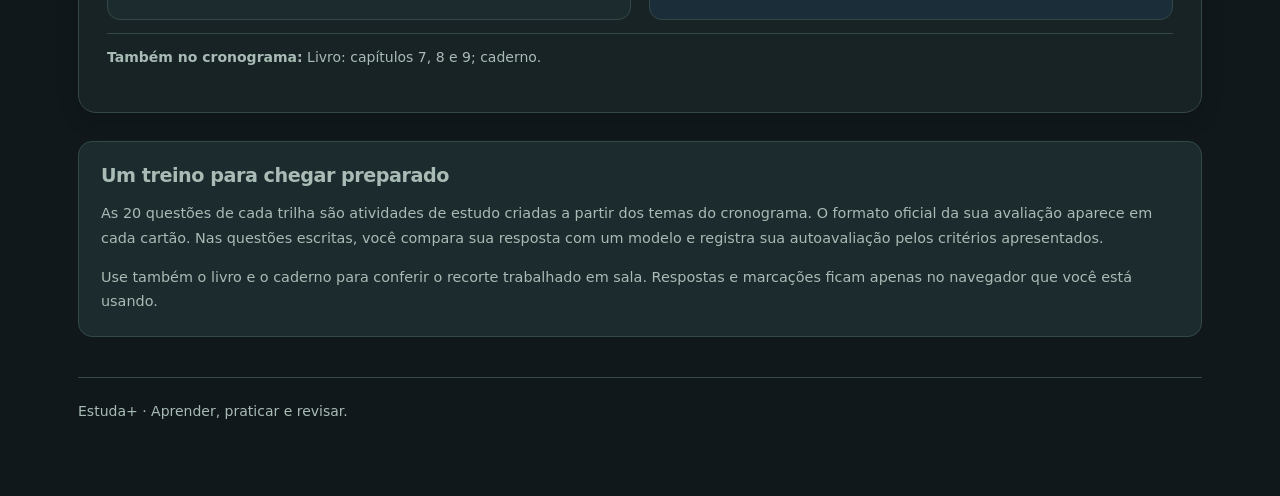
<file: plataforma-estudos/revisoes.html>
<!doctype html>
<html lang="pt-BR"><head><meta charset="utf-8"><meta name="viewport" content="width=device-width,initial-scale=1"><meta http-equiv="refresh" content="0;url=materias.html#subjects"><title>Estuda+ | Revisões</title><link rel="stylesheet" href="app.css"></head><body><main class="container page"><p>As revisões agora estão organizadas por matéria e avaliação.</p><a href="materias.html#subjects">Abrir biblioteca de revisões</a></main><script>location.replace("materias.html#subjects")</script></body></html>
</file>
<file: plataforma-estudos/app.css>
:root{color-scheme:dark;--bg:#10181b;--surface:#182326;--surface-alt:#1c2b2e;--surface-input:#111d21;--text:#e5ede9;--muted:#a8bbb4;--accent:#9ccfb9;--accent-soft:#203a32;--accent-border:#537f6b;--on-accent:#10271e;--blue:#1b2d38;--line:#34484a;--success:#1f3b2f;--error:#3b292b;--radius:18px;--shadow:0 5px 22px rgba(0,0,0,.16)}
*{box-sizing:border-box}html{scroll-padding-top:24px;scroll-behavior:smooth}body{margin:0;background:var(--bg);color:var(--text);font:400 16px/1.7 system-ui,-apple-system,"Segoe UI",sans-serif}button,input,select,textarea{font:inherit}button,a,input,textarea,select{touch-action:manipulation}button,a{ -webkit-tap-highlight-color:transparent}button{cursor:pointer}button:disabled{cursor:default}a{color:var(--accent);text-underline-offset:4px}p{margin:0 0 1em}h1,h2,h3,h4{line-height:1.25;font-weight:650;letter-spacing:-.025em;margin:0 0 .7em}h1{font-size:clamp(2rem,4.5vw,3rem)}h2{font-size:clamp(1.5rem,2.8vw,2rem)}h3{font-size:1.2rem}h4{font-size:1.05rem}ul,ol{padding-left:1.35em}li+li{margin-top:.5em}[hidden],.hidden{display:none!important}:focus-visible{outline:3px solid #98bcdf;outline-offset:4px}.container{max-width:1180px;margin:auto;padding:0 28px}.site-header{border-bottom:1px solid var(--line);background:#131e22}.header-inner{min-height:84px;display:flex;align-items:center;justify-content:space-between;gap:20px}.brand{text-decoration:none;font-size:1.45rem;font-weight:720;letter-spacing:-.06em;color:var(--text)}.brand span{color:var(--accent);margin-left:2px}.header-meta{font-size:.9rem;color:var(--muted)}.header-nav{display:flex;align-items:center;gap:22px}.header-nav a{font-size:.9rem;text-decoration:none}.page{padding-top:42px;padding-bottom:72px}.eyebrow{color:var(--accent);font-size:.875rem;font-weight:600;margin:0 0 12px}.hero{padding:36px 40px;background:var(--surface);border:1px solid var(--line);border-radius:22px;box-shadow:var(--shadow)}.hero p{max-width:750px;color:var(--muted)}.hero-footer{display:flex;flex-wrap:wrap;gap:10px;margin-top:22px}.tag{display:inline-flex;align-items:center;gap:6px;padding:5px 11px;border:1px solid var(--line);border-radius:999px;font-size:.875rem;background:var(--surface-alt);color:var(--muted)}.tag.green{color:var(--accent);background:var(--accent-soft);border-color:var(--accent-border)}.stats-grid{display:grid;grid-template-columns:repeat(4,1fr);gap:14px;margin:22px 0 32px}.stat{padding:20px 22px;background:var(--surface);border:1px solid var(--line);border-radius:14px}.stat strong{display:block;font-size:1.65rem;font-weight:650;line-height:1.2;margin-bottom:7px}.stat span{color:var(--muted);font-size:.875rem}.toolbar{display:flex;gap:16px;align-items:center;justify-content:space-between;margin:28px 0 22px;flex-wrap:wrap}.search{width:300px;max-width:100%;padding:11px 15px;background:var(--surface);border:1px solid var(--line);border-radius:10px}.filters{display:flex;flex-wrap:wrap;gap:7px}.filter,.tab,.assessment-tab{border:1px solid transparent;color:var(--muted);background:transparent;padding:9px 13px;border-radius:10px;font-size:.9rem}.filter:hover,.tab:hover,.assessment-tab:hover{background:var(--accent-soft)}.filter.active,.tab.active{background:var(--accent-soft);color:var(--accent);border-color:var(--accent-border)}.subjects{display:grid;gap:24px}.subject-card{background:var(--surface);padding:28px;border:1px solid var(--line);border-radius:var(--radius);box-shadow:var(--shadow)}.subject-head{display:flex;justify-content:space-between;gap:24px;align-items:flex-start;margin-bottom:22px}.subject-head h2{margin:0 0 6px;font-size:1.45rem}.subject-head p{margin:0;color:var(--muted);font-size:.9rem}.assessment-grid{display:grid;grid-template-columns:1fr 1fr;gap:18px}.assessment-card{padding:22px;background:var(--surface-alt);border:1px solid var(--line);border-radius:13px}.assessment-card.av2{background:var(--blue)}.assessment-title{display:flex;align-items:center;justify-content:space-between;gap:15px}.assessment-title h3{font-size:1.05rem;margin:0}.assessment-card ul{margin:16px 0;font-size:.94rem}.assessment-meta,.format{font-size:.875rem;color:var(--muted)}.format{border-top:1px solid var(--line);padding-top:12px;margin-top:13px}.review-link{display:inline-block;margin-top:16px;font-size:.94rem;font-weight:600}.button,.button-quiet,.button-primary{display:inline-flex;align-items:center;justify-content:center;gap:8px;border:1px solid var(--line);border-radius:10px;padding:10px 16px;text-decoration:none;background:var(--surface);color:var(--text);font-weight:550;font-size:.94rem;line-height:1.5}.button-primary{color:var(--on-accent);background:var(--accent);border-color:var(--accent)}.button-primary:hover{background:#b3ddca}.button-quiet{background:transparent;color:var(--accent);border-color:transparent}.button:hover,.button-quiet:hover{background:var(--accent-soft)}.section-heading{display:flex;align-items:center;justify-content:space-between;gap:16px}.section-heading h2{margin-bottom:.3em}.muted{color:var(--muted)}.small{font-size:.875rem}.footnote{padding:22px;margin-top:28px;border:1px solid var(--line);background:var(--surface-alt);border-radius:14px;color:var(--muted);font-size:.9rem}.footnote p:last-child{margin-bottom:0}.breadcrumbs{display:flex;gap:9px;flex-wrap:wrap;font-size:.875rem;color:var(--muted);margin-bottom:22px}.breadcrumbs a{text-decoration:none}.subject-layout{display:grid;grid-template-columns:220px minmax(0,1fr);gap:30px;margin-top:30px}.study-sidebar{align-self:start;position:sticky;top:20px}.side-title{font-size:.875rem;font-weight:600;margin-bottom:10px}.assessment-switch{display:grid;gap:8px}.assessment-tab{width:100%;padding:14px 16px;text-align:left;background:var(--surface);border:1px solid var(--line)}.assessment-tab.active{border-color:var(--accent-border);background:var(--accent-soft);color:var(--accent)}.assessment-tab strong{display:block;font-size:1rem;font-weight:600}.assessment-tab span{display:block;font-size:.875rem}.side-progress{margin-top:20px;padding:17px;border:1px solid var(--line);border-radius:13px;background:var(--surface-alt)}.progress-track{height:7px;background:var(--line);border-radius:10px;overflow:hidden;margin:12px 0}.progress-fill{height:100%;background:var(--accent);transition:width .2s}.study-main{min-width:0}.content-tabs{display:flex;gap:7px;border-bottom:1px solid var(--line);padding-bottom:12px;margin-bottom:27px}.tab{font-size:.94rem}.tab-panel{display:none}.tab-panel.active{display:block}.assessment-overview{background:var(--surface);border:1px solid var(--line);border-radius:var(--radius);padding:26px;margin-bottom:20px}.assessment-overview h2{font-size:1.7rem}.contents-menu{padding:18px 22px;border-radius:12px;background:var(--accent-soft);margin:24px 0}.contents-menu strong{font-size:.94rem}.contents-menu a{display:block;font-size:.94rem;margin-top:6px}.topic{background:var(--surface);border:1px solid var(--line);padding:28px;border-radius:var(--radius);margin-bottom:18px}.topic h3{margin-top:0}.topic p{max-width:72ch}.example,.pitfall{border-radius:11px;padding:16px 18px;margin-top:18px;font-size:.94rem;background:var(--blue)}.pitfall{background:#302c24}.example strong,.pitfall strong{display:block;margin-bottom:5px;font-size:.875rem}.topic-footer{margin:24px 0;display:flex;gap:10px;flex-wrap:wrap}.complement{background:var(--surface-alt);border:1px solid var(--line);border-radius:14px;padding:23px;margin-top:24px}.complement h3{font-size:1.05rem}.exam-toolbar{display:flex;gap:14px;align-items:center;justify-content:space-between;flex-wrap:wrap;margin:20px 0}.select{padding:9px 35px 9px 12px;border:1px solid var(--line);border-radius:9px;background:var(--surface);appearance:none;background-image:url("data:image/svg+xml,%3Csvg width='12' height='8' xmlns='http://www.w3.org/2000/svg'%3E%3Cpath d='m1 1 5 5 5-5' stroke='%23a8bbb4' fill='none' stroke-width='1.5'/%3E%3C/svg%3E");background-repeat:no-repeat;background-position:right 12px center}.question-card{border:1px solid var(--line);border-radius:16px;background:var(--surface);padding:25px;margin-bottom:16px}.question-meta{font-size:.875rem;color:var(--muted);display:flex;gap:10px;flex-wrap:wrap;margin-bottom:10px}.question-prompt{font-weight:550;white-space:pre-line;line-height:1.65;margin:0 0 18px}.choices{display:grid;gap:9px;border:0;padding:0;margin:0}.choice{display:flex;align-items:flex-start;gap:12px;border:1px solid var(--line);padding:12px 14px;border-radius:10px;cursor:pointer;font-size:.94rem}.choice:hover{background:var(--surface-alt)}.choice input{width:17px;height:17px;flex:0 0 auto;margin-top:4px;accent-color:var(--accent)}.choice.selected{border-color:var(--accent-border);background:var(--accent-soft)}.choice.correct{background:var(--success);border-color:#598366}.choice.incorrect{background:var(--error);border-color:#976868}.question-actions{margin-top:17px}.answer-field{display:block;width:100%;border:1px solid #526f65;border-radius:10px;padding:12px 14px;background:var(--surface);line-height:1.65;color:var(--text);resize:vertical}textarea.answer-field{min-height:140px}.feedback{background:var(--accent-soft);padding:17px 18px;border-radius:11px;margin-top:17px;white-space:pre-line}.feedback.error{background:var(--error)}.feedback h4{margin-bottom:7px}.feedback p:last-child{margin:0}.rubric{margin-top:16px;display:grid;gap:10px}.rubric label{display:flex;gap:10px;font-size:.94rem}.rubric input{accent-color:var(--accent);width:17px;height:17px;margin-top:5px;flex-shrink:0}.model-answer{background:var(--surface-alt);border-left:3px solid #719d88;padding:13px 17px;margin:14px 0;white-space:pre-line}.result-panel{border:1px solid var(--line);border-radius:var(--radius);padding:28px;background:var(--surface)}.result-score{font-size:2.4rem;line-height:1.2;font-weight:650;color:var(--accent);margin:18px 0}.result-list{margin-top:24px;display:grid;gap:10px}.result-row{display:flex;justify-content:space-between;gap:20px;padding:12px 0;border-bottom:1px solid var(--line)}.alert{padding:15px 18px;border:1px solid #7d6945;background:#302c24;border-radius:10px;margin:18px 0}.inline-confirm{display:flex;gap:12px;align-items:center;flex-wrap:wrap;padding:17px;background:#302c24;border-radius:12px;margin:15px 0}.diagram{border:1px solid var(--line);border-radius:14px;padding:20px;background:var(--surface);margin:22px 0}.diagram svg{width:100%;height:auto;max-height:360px}.diagram figcaption{font-size:.875rem;color:var(--muted);margin-top:12px}.diagram-controls{display:flex;align-items:center;gap:12px;flex-wrap:wrap}.coordinate-data{font:500 .94rem/1.9 ui-monospace,monospace;white-space:pre-line}.pie{width:160px;height:160px;border-radius:50%;background:conic-gradient(#7cae9a 0 50%,#8caec6 50% 80%,#d4bf92 80%);margin:18px auto}.empty-state{padding:40px;border:1px dashed var(--line);border-radius:14px;text-align:center;background:var(--surface)}.site-footer{font-size:.875rem;color:var(--muted);margin:40px 0 0;padding-top:22px;border-top:1px solid var(--line)}
@media(max-width:850px){.subject-layout{grid-template-columns:1fr;gap:22px}.study-sidebar{position:static}.assessment-switch{grid-template-columns:1fr 1fr}.side-progress{display:none}.stats-grid{grid-template-columns:1fr 1fr}.subject-head{flex-direction:column;gap:8px}.header-meta{display:none}}
@media(max-width:600px){.container{padding:0 18px}.page{padding-top:24px}.header-inner{min-height:70px}.header-nav{gap:14px}.header-nav a{font-size:.875rem}.hero{padding:26px 23px}.hero h1{font-size:2rem}.stats-grid{gap:10px}.stat{padding:16px}.subject-card,.topic,.question-card,.assessment-overview,.result-panel{padding:22px 19px}.assessment-grid{grid-template-columns:1fr}.toolbar{align-items:stretch}.search{width:100%}.content-tabs{gap:2px;justify-content:space-between}.tab{padding:9px 10px}.question-prompt{font-size:1rem}.button,.button-primary{padding:10px 14px}.exam-toolbar{align-items:flex-start;flex-direction:column}.result-row{flex-direction:column;gap:3px}}
@media(prefers-reduced-motion:reduce){html{scroll-behavior:auto}*{transition:none!important}}
input,select,textarea{color:var(--text)}.search,.select,.answer-field{background-color:var(--surface-input)}input::placeholder,textarea::placeholder{color:#8fa69d;opacity:1}button:disabled{opacity:.7}::selection{background:#416c59;color:#f0f6f2}
</file>
<file: plataforma-estudos/legacy-soft.css>
:root{color-scheme:dark;--ink:#e5ede9;--violet:#9ccfb9;--lilac:#203a32;--paper:#182326;--sun:#263643;--mint:#1f3b2f;--coral:#283b33;--muted:#a8bbb4;--line:#34484a}
body{background:#10181b;color:var(--ink);font-weight:400}
.side{background:#131e22;border-right:1px solid var(--line);color:var(--ink)}
.side .course{color:var(--muted)}.side .brand b{color:var(--violet)}
a{color:var(--violet);text-underline-offset:4px}
.nav{color:var(--muted);font:500 15px system-ui;text-decoration:none}
.nav:hover,.nav.active{background:var(--lilac);color:var(--violet)}
.side-progress{border-color:var(--line);background:#1c2b2e}
.side .bar,.bar{border:0;background:#34484a}.bar i{background:var(--violet)}
.hero,.card,.exam,.editor,.report,.topic,.adapt{border:1px solid var(--line);box-shadow:0 4px 20px rgba(0,0,0,.16);border-radius:17px}
.hero{padding:36px}.hero:after{display:none}
.hero h1{font-size:clamp(2rem,4vw,3rem);letter-spacing:-.025em;line-height:1.15;font-weight:650}
.hero p{font-size:1rem}
h2{font-size:clamp(1.7rem,3vw,2.25rem);letter-spacing:-.025em;line-height:1.2;font-weight:650}
.eyebrow{font-size:.875rem;letter-spacing:.02em;text-transform:none;font-weight:550}
.question,.q{font-weight:550;font-size:1.3rem;line-height:1.5;letter-spacing:0}
.button,.button.alt,.option,.editor-tools button{color:var(--ink);border:1px solid var(--line);box-shadow:none;background:#243831;font-weight:550}
.button:hover,.option:hover,.editor-tools button:hover{background:#2c493c;box-shadow:none;transform:none}
.option:before{border-color:var(--line)}.option.ok{background:var(--mint)}.option.no{background:#3b292b}
.editor input,.editor textarea{border:1px solid #526f65;background:#111d21;color:var(--ink)}
.editor input::placeholder,.editor textarea::placeholder{color:#8fa69d;opacity:1}
.editor label{font-size:.875rem;letter-spacing:.02em;font-weight:550}
.feedback{border:1px solid var(--line)}
.badge,.formula{border:1px solid var(--line)}.warning{background:#302c24}
.editor-tools{gap:10px}.card .big{font-size:1.6rem}
.topic p,.topic li{color:var(--muted)}
.report-item,.mini-table td,.mini-table th{border-color:var(--line)}
.mini-table th{font-size:.875rem;text-transform:none}
.adapt{background:#1b3029}
.main .lead{line-height:1.7}.brand{text-decoration:none}
.side .button{display:block;margin-bottom:10px;width:100%;font-size:.9rem;text-align:center;text-decoration:none}
:focus-visible{outline:3px solid #98bcdf;outline-offset:4px}
::selection{background:#416c59;color:#f0f6f2}
@media(max-width:820px){.side{border-right:0;border-bottom:1px solid var(--line)}.hero{padding:25px}.main{padding:24px 18px}.side .button{display:inline-flex;width:auto;margin:0;white-space:nowrap;flex-shrink:0}.side .nav{flex-shrink:0}}
</file>
